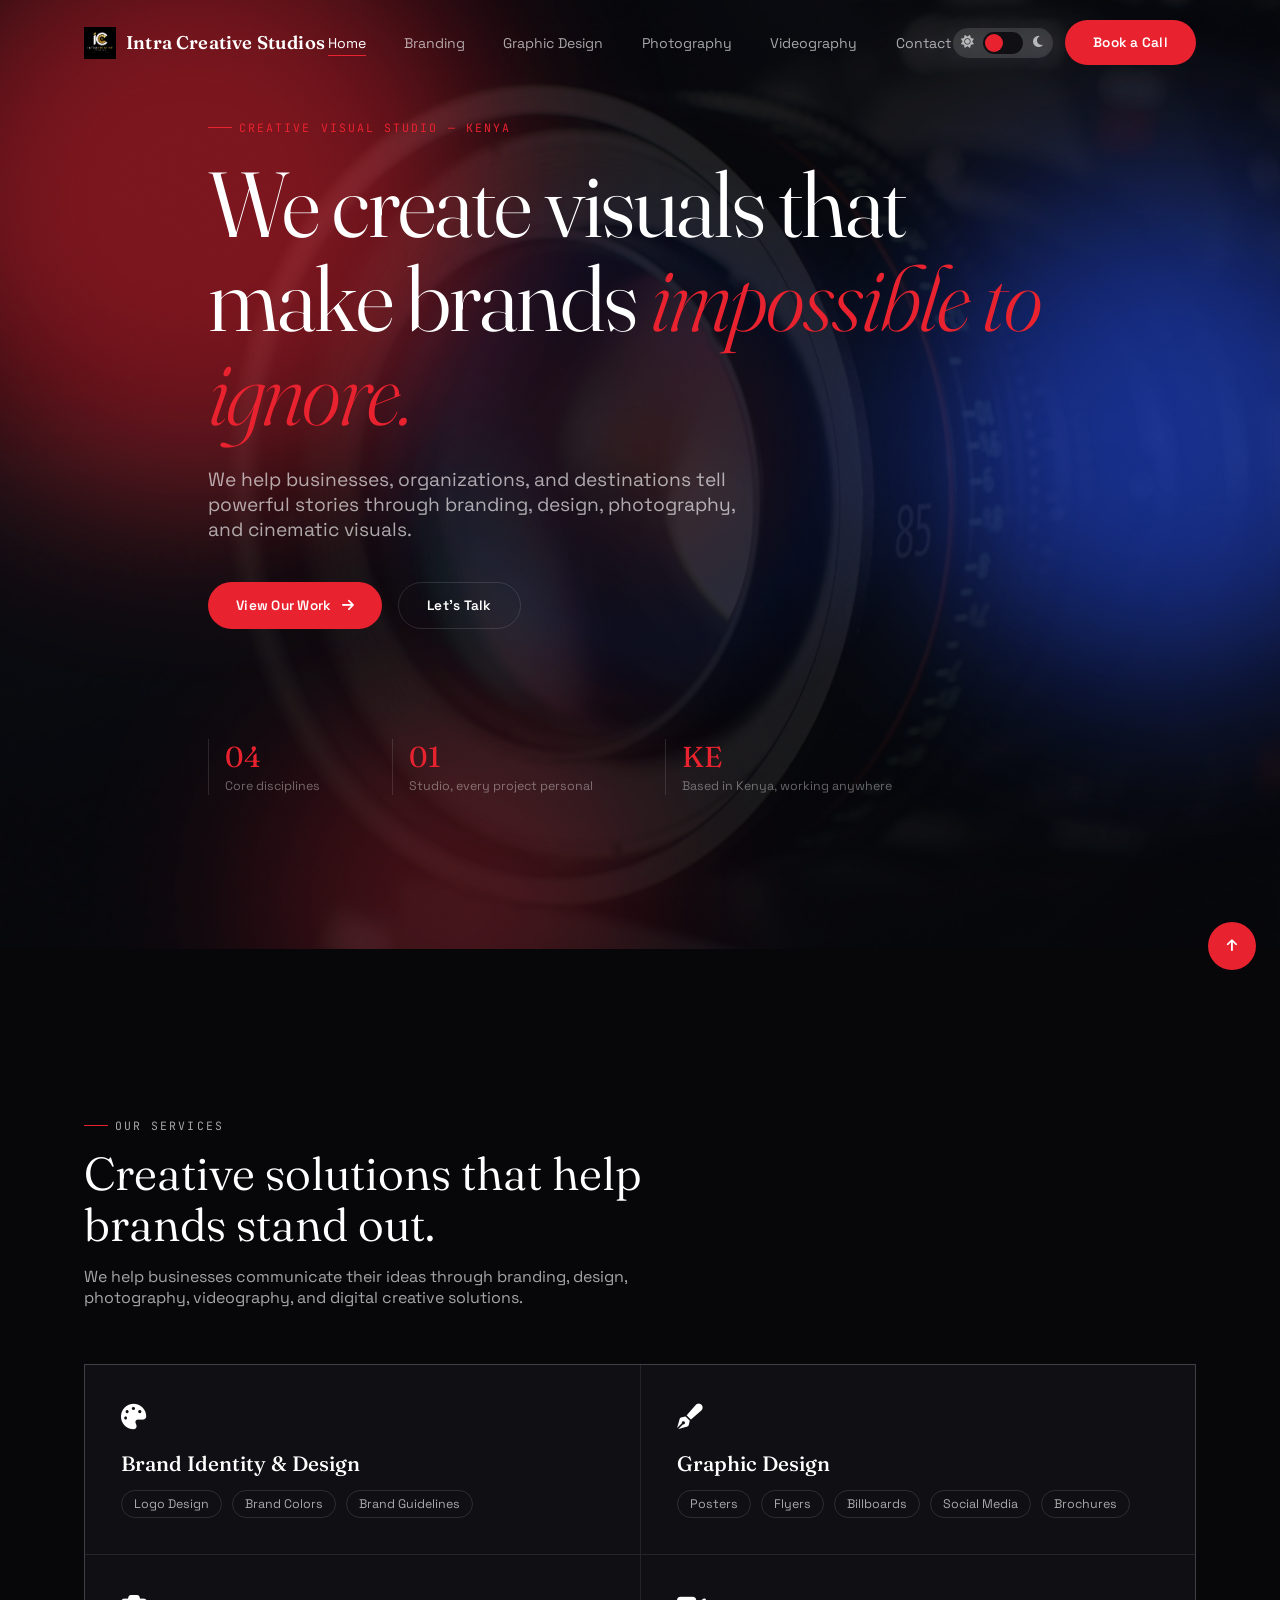
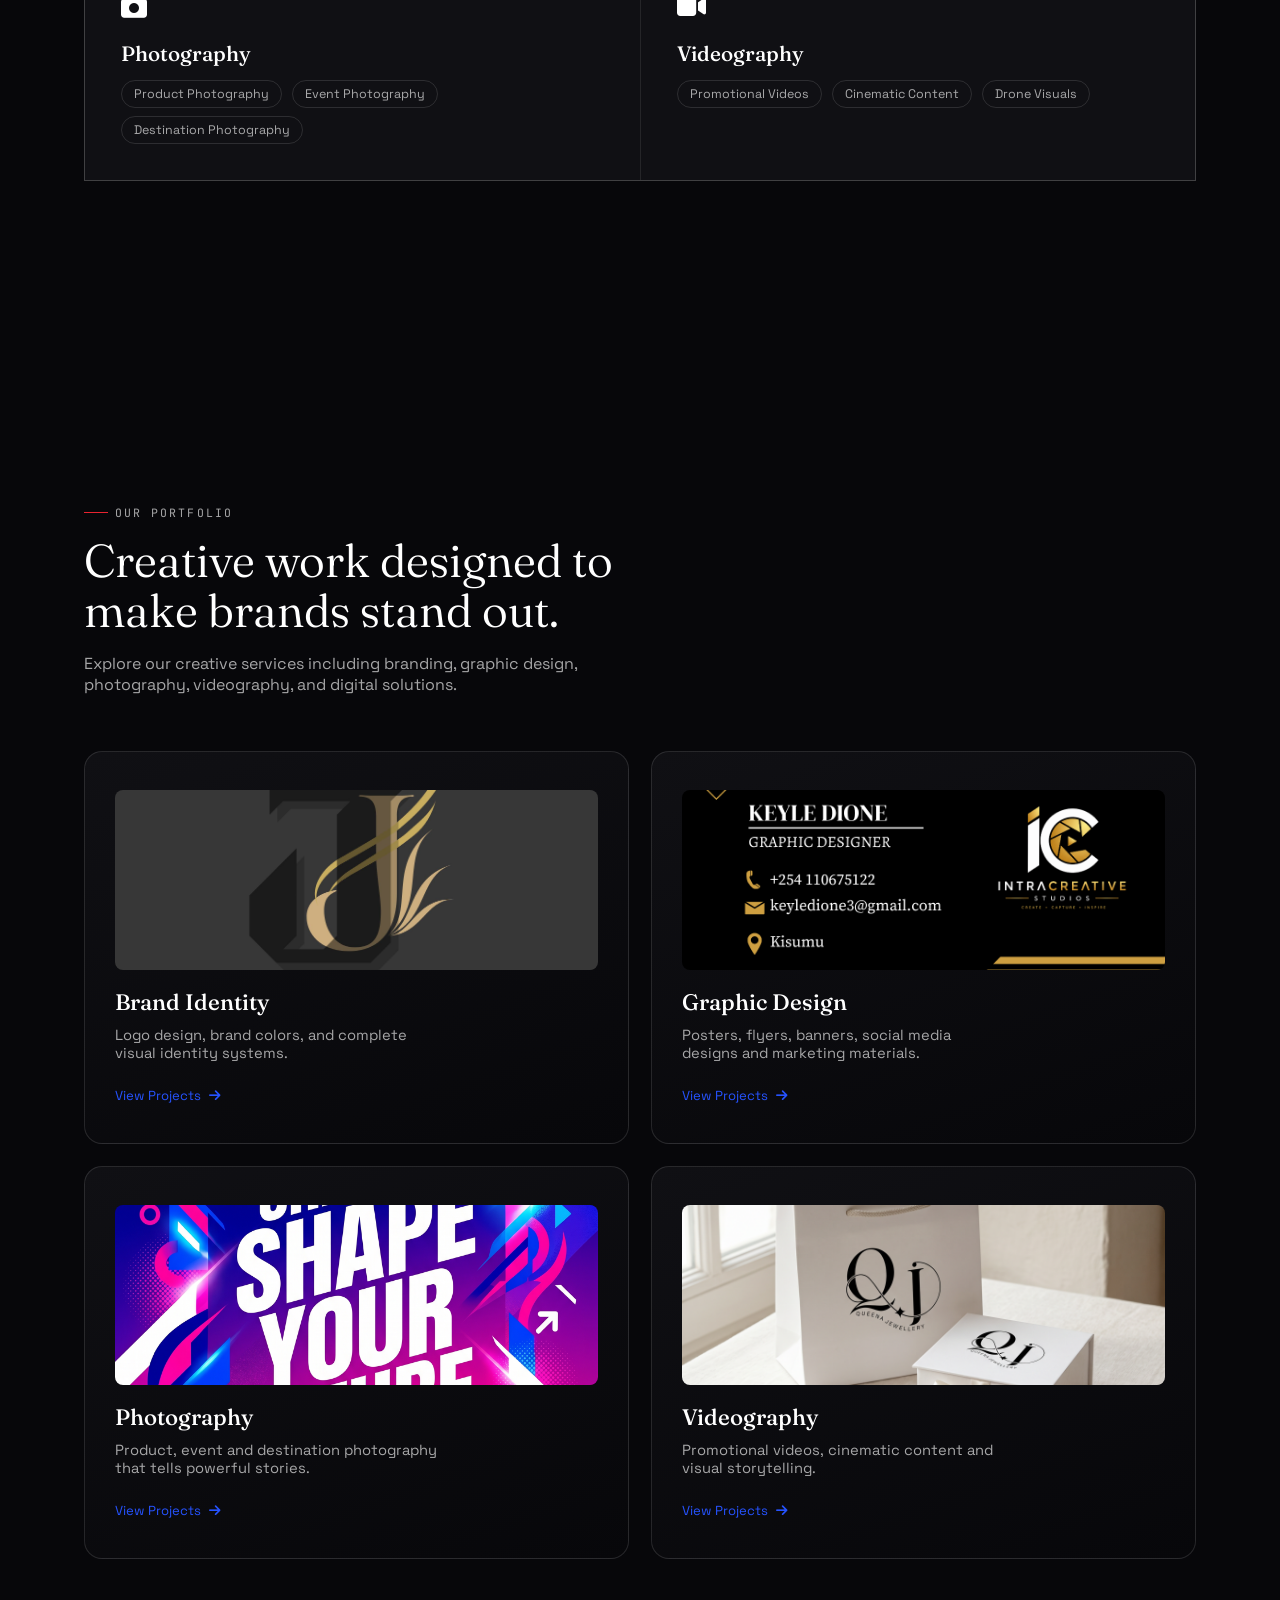
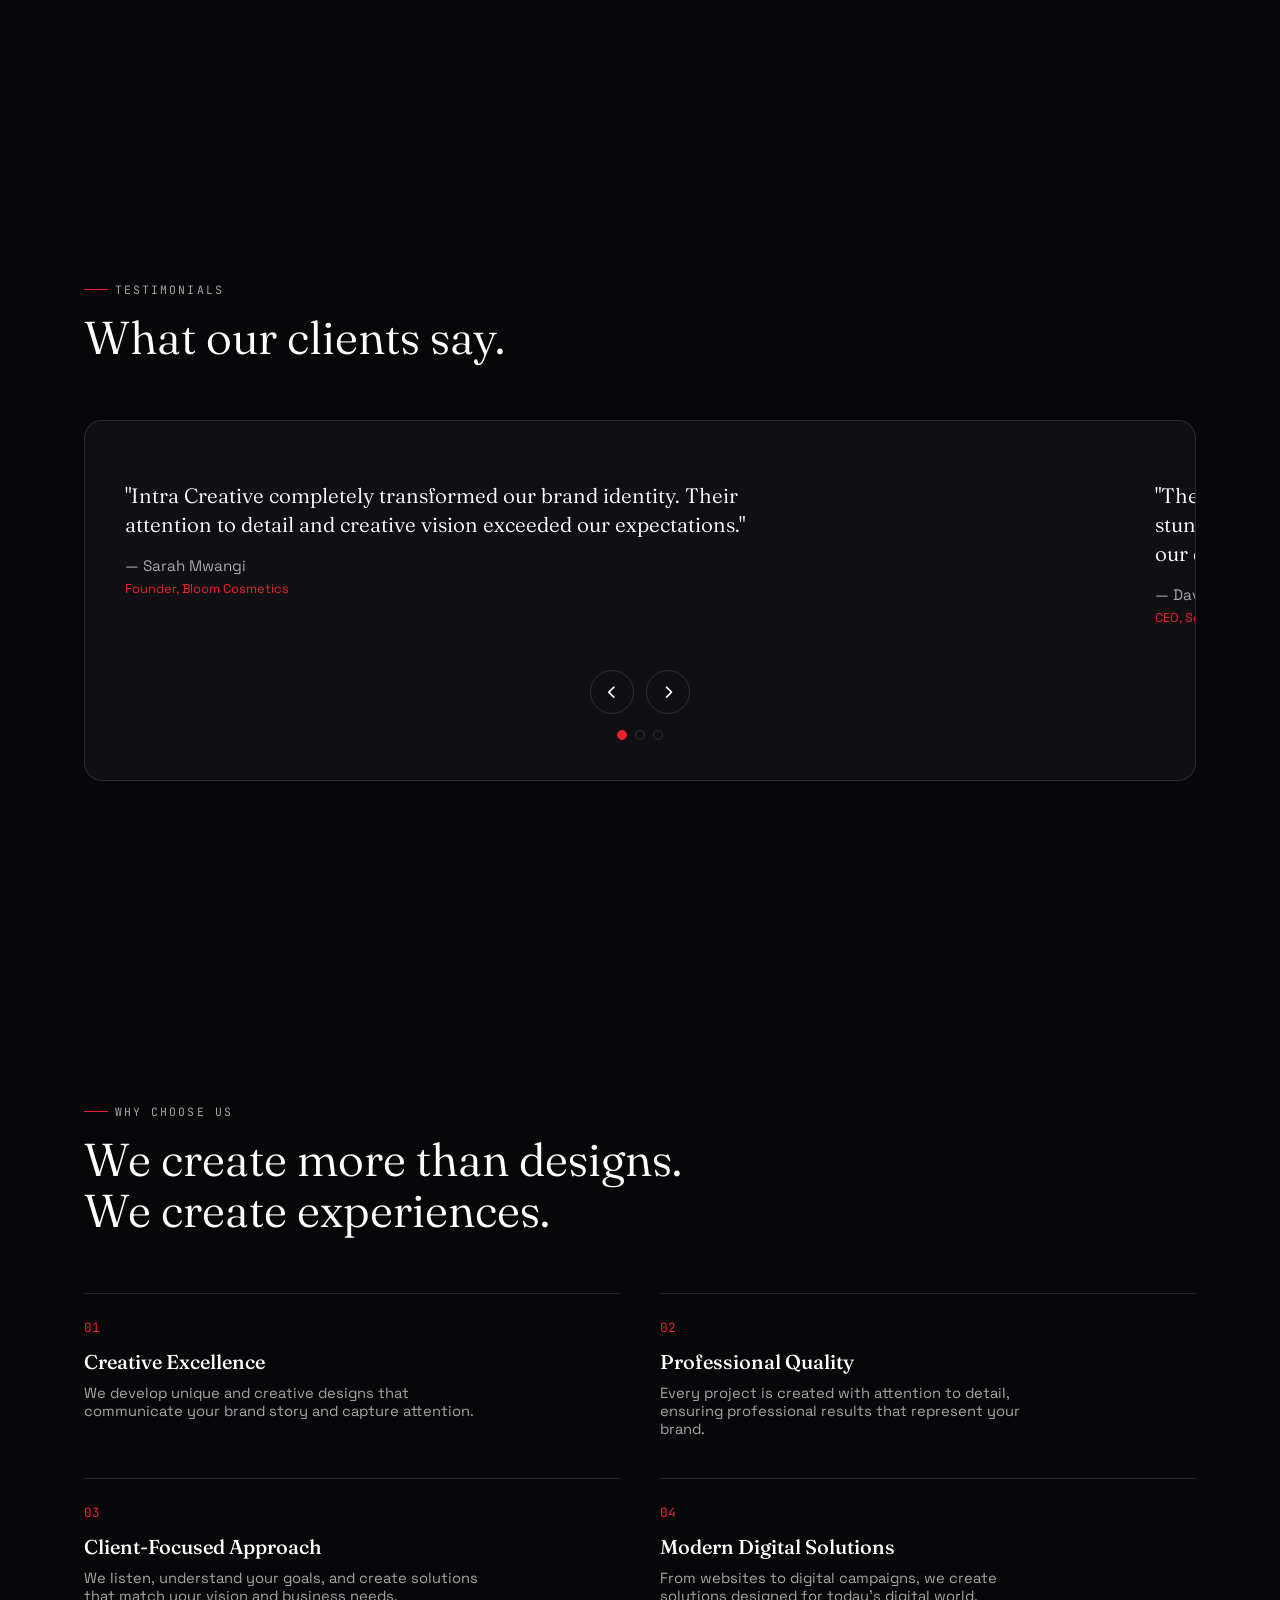
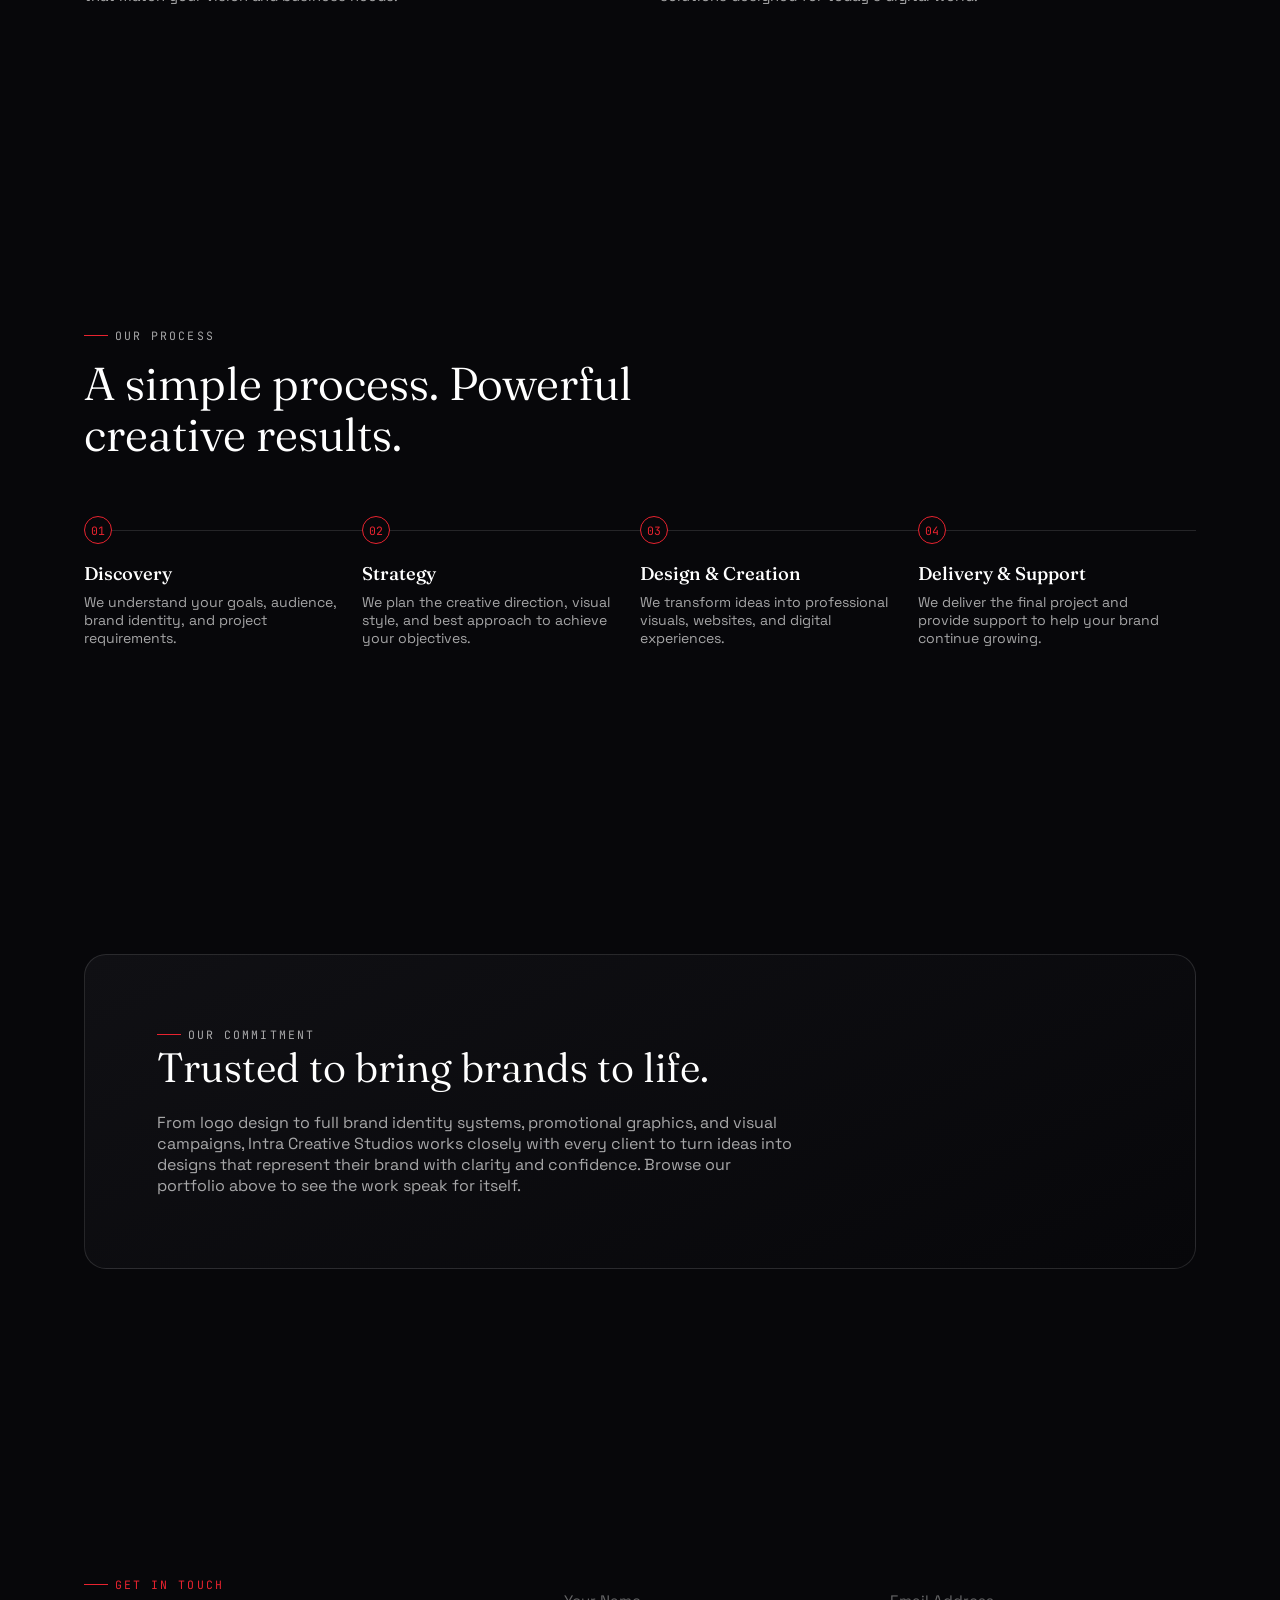
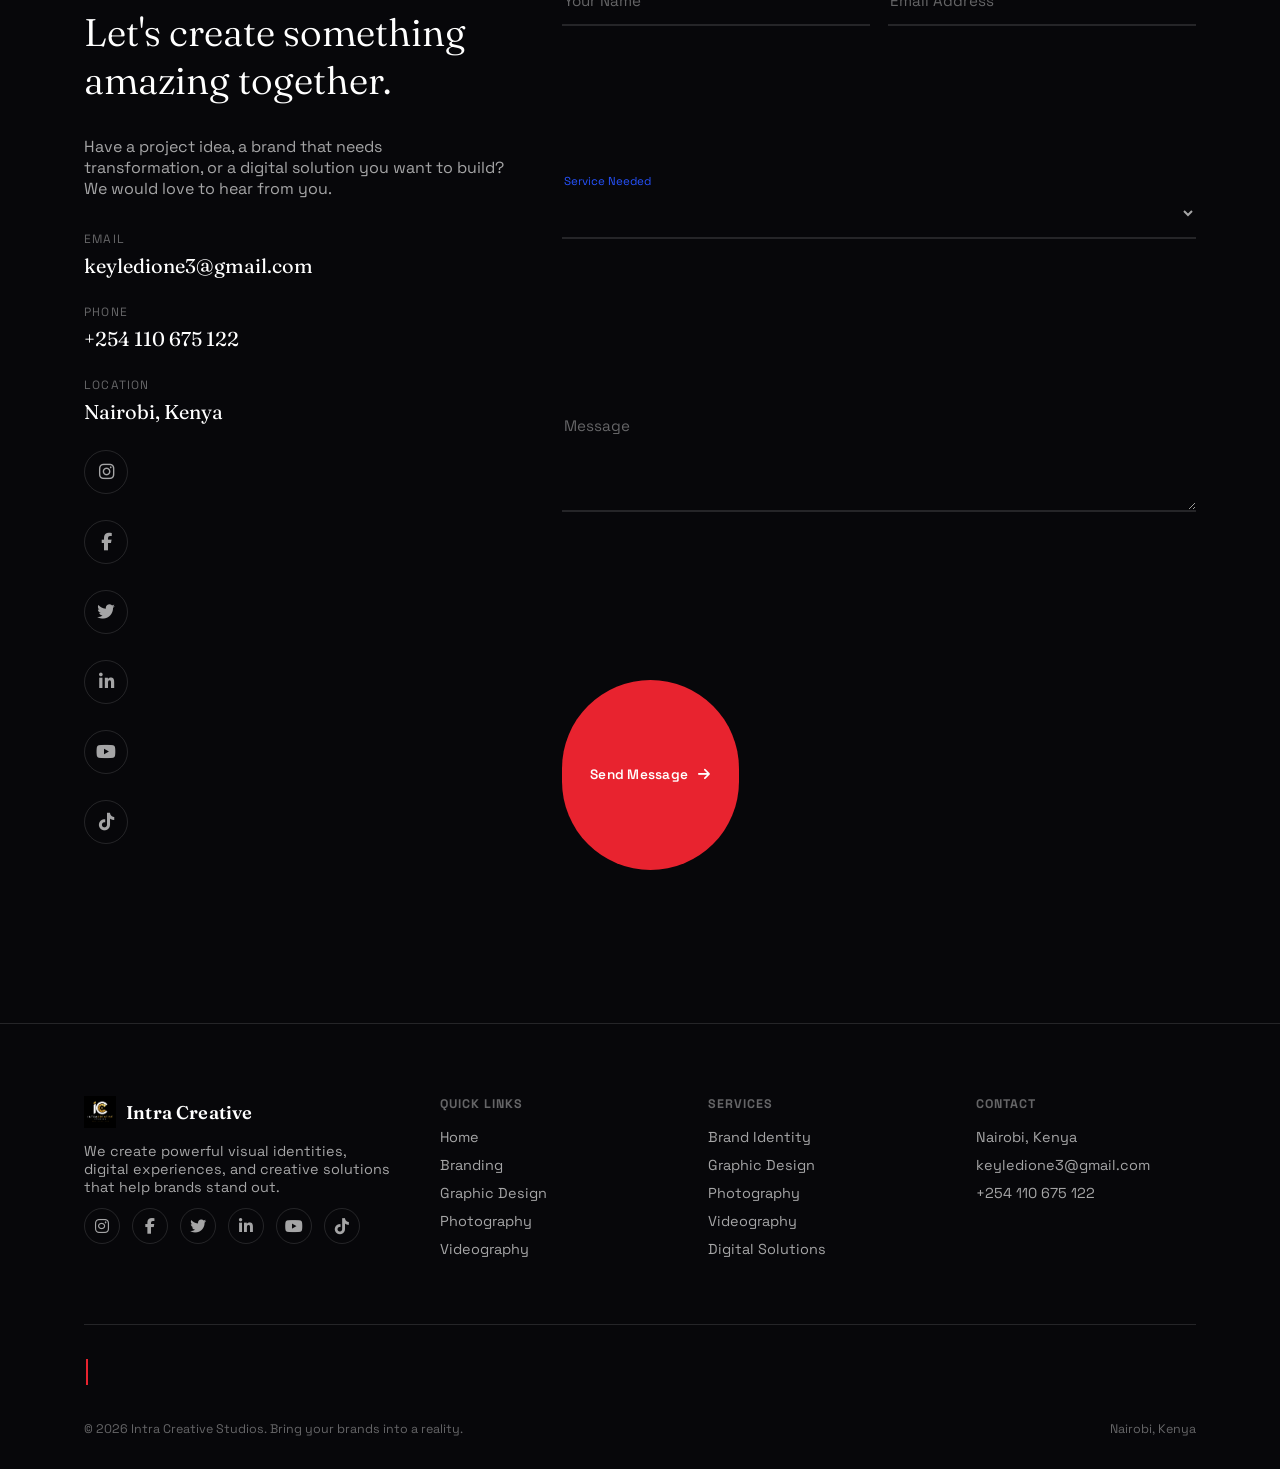
<file: index.html>
<!doctype html>
<html lang="en">
  <head>
    <meta charset="UTF-8" />
    <meta name="viewport" content="width=device-width, initial-scale=1.0" />
    <title>
      Intra Creative Studios | Branding, Graphic Design, Photography & Digital
      Solutions
    </title>
    <meta
      name="description"
      content="Intra Creative Studios is a creative agency specializing in brand identity, graphic design, photography, videography, and digital creative solutions."
    />

    <link rel="preconnect" href="https://fonts.googleapis.com" />
    <link rel="preconnect" href="https://fonts.gstatic.com" crossorigin />
    <link
      href="https://fonts.googleapis.com/css2?family=Fraunces:ital,opsz,wght@0,9..144,300..900;1,9..144,300..900&family=Space+Grotesk:wght@400;500;600;700&family=JetBrains+Mono:wght@400;500&display=swap"
      rel="stylesheet"
    />
    <link
      rel="stylesheet"
      href="https://cdnjs.cloudflare.com/ajax/libs/font-awesome/6.5.0/css/all.min.css"
    />
    <link rel="stylesheet" href="css/style.css" />
    <link rel="stylesheet" href="css/animations.css" />
    <link rel="stylesheet" href="css/responsive.css" />
    <link rel="icon" type="image/x-icon" href="assets/icons/favicon.ico" />
  </head>
  <body>
    <div id="scroll-progress"></div>
    <div id="cursor-glow"></div>

    <header id="site-header">
      <nav class="container">
        <a href="index.html" class="logo">
          <img
            src="assets/images/branding/logos/logo.png"
            alt="Intra Creative Studios"
          />
          <span>Intra Creative Studios </span>
        </a>
        <button class="hamburger" id="hamburger" aria-label="Toggle menu">
          <span></span><span></span><span></span>
        </button>
        <ul class="nav-links" id="navLinks">
          <li><a href="index.html" class="active">Home</a></li>
          <li><a href="branding.html">Branding</a></li>
          <li><a href="graphic-design.html">Graphic Design</a></li>
          <li><a href="photography.html">Photography</a></li>
          <li><a href="videography.html">Videography</a></li>
          <li><a href="#contact">Contact</a></li>
          <li class="nav-cta nav-cta-mobile">
            <button class="btn btn-primary" id="bookCallBtn">
              Book a Call
            </button>
          </li>
        </ul>
        <div style="display: flex; align-items: center; gap: 12px">
          <button
            class="theme-toggle"
            id="themeToggle"
            aria-label="Toggle theme"
          >
            <span class="icon-wrap"><i class="fas fa-sun"></i></span>
            <span class="toggle-track"><span class="toggle-thumb"></span></span>
            <span class="icon-wrap"><i class="fas fa-moon"></i></span>
          </button>
          <button
            class="btn btn-primary nav-cta-desktop"
            id="bookCallBtnDesktop"
          >
            Book a Call
          </button>
        </div>
      </nav>
    </header>

    <section id="hero">
      <div class="mesh"><span></span><span></span><span></span></div>
      <div class="camera-bg"></div>
      <div class="grain"></div>
      <div class="container hero-inner">
        <p class="eyebrow hero-eyebrow">Creative Visual Studio &mdash; Kenya</p>
        <h1 class="headline">
          We create visuals that make brands <em>impossible to ignore.</em>
        </h1>
        <p class="hero-sub">
          We help businesses, organizations, and destinations tell powerful
          stories through branding, design, photography, and cinematic visuals.
        </p>
        <div class="hero-ctas">
          <a href="#portfolio" class="btn btn-primary"
            >View Our Work <i class="fas fa-arrow-right"></i
          ></a>
          <a href="#contact" class="btn btn-ghost">Let's Talk</a>
        </div>
        <div class="hero-meta">
          <div>
            <span class="num">04</span
            ><span class="label">Core disciplines</span>
          </div>
          <div>
            <span class="num">01</span
            ><span class="label">Studio, every project personal</span>
          </div>
          <div>
            <span class="num">KE</span
            ><span class="label">Based in Kenya, working anywhere</span>
          </div>
        </div>
      </div>
    </section>

    <section id="services">
      <div class="container">
        <div class="section-head reveal-up">
          <p class="eyebrow">Our Services</p>
          <h2>Creative solutions that help brands stand out.</h2>
          <p>
            We help businesses communicate their ideas through branding, design,
            photography, videography, and digital creative solutions.
          </p>
        </div>
        <div class="svc-grid reveal-up">
          <a href="branding.html" class="svc-card">
            <div class="svc-icon"><i class="fas fa-palette"></i></div>
            <h3>Brand Identity &amp; Design</h3>
            <ul>
              <li>Logo Design</li>
              <li>Brand Colors</li>
              <li>Brand Guidelines</li>
            </ul>
          </a>
          <a href="graphic-design.html" class="svc-card">
            <div class="svc-icon"><i class="fas fa-pen-fancy"></i></div>
            <h3>Graphic Design</h3>
            <ul>
              <li>Posters</li>
              <li>Flyers</li>
              <li>Billboards</li>
              <li>Social Media</li>
              <li>Brochures</li>
            </ul>
          </a>
          <a href="photography.html" class="svc-card">
            <div class="svc-icon"><i class="fas fa-camera"></i></div>
            <h3>Photography</h3>
            <ul>
              <li>Product Photography</li>
              <li>Event Photography</li>
              <li>Destination Photography</li>
            </ul>
          </a>
          <a href="videography.html" class="svc-card">
            <div class="svc-icon"><i class="fas fa-video"></i></div>
            <h3>Videography</h3>
            <ul>
              <li>Promotional Videos</li>
              <li>Cinematic Content</li>
              <li>Drone Visuals</li>
            </ul>
          </a>
        </div>
      </div>
    </section>

    <section id="portfolio">
      <div class="container">
        <div class="section-head reveal-up">
          <p class="eyebrow">Our Portfolio</p>
          <h2>Creative work designed to make brands stand out.</h2>
          <p>
            Explore our creative services including branding, graphic design,
            photography, videography, and digital solutions.
          </p>
        </div>
        <div class="pf-grid reveal-up" id="pf-grid">
          <a href="branding.html" class="pf-card" data-tilt>
            <div class="pf-image">
              <img
                src="assets/images/branding/logos/logo-01.jpg"
                alt="Brand Identity"
              />
            </div>
            <h3>Brand Identity</h3>
            <p>
              Logo design, brand colors, and complete visual identity systems.
            </p>
            <span class="pf-link"
              >View Projects <i class="fas fa-arrow-right"></i
            ></span>
          </a>

          <a href="graphic-design.html" class="pf-card" data-tilt>
            <div class="pf-image">
              <img
                src="assets/images/graphic-design/flyers/flyer-01.jpg"
                alt="Graphic Design"
              />
            </div>
            <h3>Graphic Design</h3>
            <p>
              Posters, flyers, banners, social media designs and marketing
              materials.
            </p>
            <span class="pf-link"
              >View Projects <i class="fas fa-arrow-right"></i
            ></span>
          </a>

          <a href="photography.html" class="pf-card" data-tilt>
            <div class="pf-image">
              <img
                src="assets/images/branding/mockups/mockup-01.jpg"
                alt="Photography"
              />
            </div>
            <h3>Photography</h3>
            <p>
              Product, event and destination photography that tells powerful
              stories.
            </p>
            <span class="pf-link"
              >View Projects <i class="fas fa-arrow-right"></i
            ></span>
          </a>

          <a href="videography.html" class="pf-card" data-tilt>
            <div class="pf-image">
              <img
                src="assets/images/branding/mockups/mockup-07.jpg"
                alt="Videography"
              />
            </div>
            <h3>Videography</h3>
            <p>
              Promotional videos, cinematic content and visual storytelling.
            </p>
            <span class="pf-link"
              >View Projects <i class="fas fa-arrow-right"></i
            ></span>
          </a>
        </div>
      </div>
    </section>

    <section id="testimonials">
      <div class="container">
        <div class="section-head reveal-up">
          <p class="eyebrow">Testimonials</p>
          <h2>What our clients say.</h2>
        </div>
        <div class="testimonial-slider reveal-up" id="testimonialSlider">
          <div class="slider-track" id="sliderTrack">
            <div class="slide">
              <blockquote>
                "Intra Creative completely transformed our brand identity. Their
                attention to detail and creative vision exceeded our
                expectations."
              </blockquote>
              <cite>— Sarah Mwangi <span>Founder, Bloom Cosmetics</span></cite>
            </div>
            <div class="slide">
              <blockquote>
                "The photography work done for our resort was absolutely
                stunning. Every image tells a story that captures the essence of
                our destination."
              </blockquote>
              <cite>— David Ochieng <span>CEO, Serenity Resorts</span></cite>
            </div>
            <div class="slide">
              <blockquote>
                "Working with Intra Creative on our promotional video was a
                game-changer. The cinematic quality and storytelling blew us
                away."
              </blockquote>
              <cite
                >— Grace Akinyi
                <span>Marketing Director, TechHub Kenya</span></cite
              >
            </div>
          </div>
          <div class="slider-controls">
            <button id="prevSlide"><i class="fas fa-chevron-left"></i></button>
            <button id="nextSlide"><i class="fas fa-chevron-right"></i></button>
          </div>
          <div class="slider-dots" id="sliderDots"></div>
        </div>
      </div>
    </section>

    <section id="why">
      <div class="container">
        <div class="section-head reveal-up">
          <p class="eyebrow">Why Choose Us</p>
          <h2>We create more than designs. We create experiences.</h2>
        </div>
        <div class="why-grid reveal-up">
          <div class="why-item">
            <span class="idx">01</span>
            <h3>Creative Excellence</h3>
            <p>
              We develop unique and creative designs that communicate your brand
              story and capture attention.
            </p>
          </div>
          <div class="why-item">
            <span class="idx">02</span>
            <h3>Professional Quality</h3>
            <p>
              Every project is created with attention to detail, ensuring
              professional results that represent your brand.
            </p>
          </div>
          <div class="why-item">
            <span class="idx">03</span>
            <h3>Client-Focused Approach</h3>
            <p>
              We listen, understand your goals, and create solutions that match
              your vision and business needs.
            </p>
          </div>
          <div class="why-item">
            <span class="idx">04</span>
            <h3>Modern Digital Solutions</h3>
            <p>
              From websites to digital campaigns, we create solutions designed
              for today's digital world.
            </p>
          </div>
        </div>
      </div>
    </section>

    <section id="process">
      <div class="container">
        <div class="section-head reveal-up">
          <p class="eyebrow">Our Process</p>
          <h2>A simple process. Powerful creative results.</h2>
        </div>
        <div class="timeline reveal-up">
          <div class="tl-step">
            <div class="tl-dot">01</div>
            <h3>Discovery</h3>
            <p>
              We understand your goals, audience, brand identity, and project
              requirements.
            </p>
          </div>
          <div class="tl-step">
            <div class="tl-dot">02</div>
            <h3>Strategy</h3>
            <p>
              We plan the creative direction, visual style, and best approach to
              achieve your objectives.
            </p>
          </div>
          <div class="tl-step">
            <div class="tl-dot">03</div>
            <h3>Design &amp; Creation</h3>
            <p>
              We transform ideas into professional visuals, websites, and
              digital experiences.
            </p>
          </div>
          <div class="tl-step">
            <div class="tl-dot">04</div>
            <h3>Delivery &amp; Support</h3>
            <p>
              We deliver the final project and provide support to help your
              brand continue growing.
            </p>
          </div>
        </div>
      </div>
    </section>

    <section id="commitment">
      <div class="container">
        <div class="commit reveal-up">
          <p class="eyebrow">Our Commitment</p>
          <h2>Trusted to bring brands to life.</h2>
          <p>
            From logo design to full brand identity systems, promotional
            graphics, and visual campaigns, Intra Creative Studios works closely
            with every client to turn ideas into designs that represent their
            brand with clarity and confidence. Browse our portfolio above to see
            the work speak for itself.
          </p>
        </div>
      </div>
    </section>

    <section id="contact">
      <div class="container grid">
        <div class="contact-info reveal-up">
          <p class="eyebrow">Get In Touch</p>
          <h2
            style="
              font-family: &quot;Fraunces&quot;, serif;
              font-weight: 340;
              font-size: clamp(1.8rem, 3vw, 2.4rem);
              margin: 16px 0 32px;
              max-width: 16ch;
            "
          >
            Let's create something amazing together.
          </h2>
          <p
            style="
              color: var(--text-secondary);
              margin-bottom: 32px;
              max-width: 42ch;
            "
          >
            Have a project idea, a brand that needs transformation, or a digital
            solution you want to build? We would love to hear from you.
          </p>
          <div>
            <div class="label">Email</div>
            <a class="value" href="mailto:keyledione3@gmail.com"
              >keyledione3@gmail.com</a
            >
          </div>
          <div>
            <div class="label">Phone</div>
            <a class="value" href="tel:+254110675122">+254 110 675 122</a>
          </div>
          <div>
            <div class="label">Location</div>
            <div class="value">Nairobi, Kenya</div>
          </div>
          <div class="social-links">
            <a href="https://instagram.com" target="_blank"
              ><i class="fab fa-instagram"></i
            ></a>
            <a href="https://facebook.com" target="_blank"
              ><i class="fab fa-facebook-f"></i
            ></a>
            <a href="https://twitter.com" target="_blank"
              ><i class="fab fa-twitter"></i
            ></a>
            <a href="https://linkedin.com" target="_blank"
              ><i class="fab fa-linkedin-in"></i
            ></a>
            <a href="https://youtube.com" target="_blank"
              ><i class="fab fa-youtube"></i
            ></a>
            <a href="https://tiktok.com" target="_blank"
              ><i class="fab fa-tiktok"></i
            ></a>
          </div>
        </div>
        <form
          class="reveal-up"
          id="contactForm"
          action="https://formspree.io/f/mjybjlrq"
          method="POST"
          novalidate
        >
          <div id="form-success">
            <i
              class="fas fa-check-circle"
              style="font-size: 2rem; display: block; margin-bottom: 8px"
            ></i>
            Thank you! We'll get back to you within 24 hours.
          </div>
          <div class="form-row">
            <div class="field">
              <input
                type="text"
                id="name"
                name="name"
                placeholder=" "
                required
              />
              <label for="name">Your Name</label>
              <span class="error-msg" id="nameError"
                >Please enter your name</span
              >
            </div>
            <div class="field">
              <input
                type="email"
                id="email"
                name="email"
                placeholder=" "
                required
              />
              <label for="email">Email Address</label>
              <span class="error-msg" id="emailError"
                >Please enter a valid email</span
              >
            </div>
          </div>
          <div class="field">
            <select id="service" name="service" required>
              <option value="" disabled selected hidden></option>
              <option value="branding">Brand Identity</option>
              <option value="graphic-design">Graphic Design</option>
              <option value="photography">Photography</option>
              <option value="videography">Videography</option>
              <option value="digital">Digital Creative Solutions</option>
            </select>
            <label style="top: -14px; font-size: 0.72rem; color: var(--blue)"
              >Service Needed</label
            >
          </div>
          <div class="field">
            <textarea
              id="message"
              name="message"
              placeholder=" "
              required
            ></textarea>
            <label for="message">Message</label>
            <span class="error-msg" id="messageError"
              >Please enter a message</span
            >
          </div>
          <button
            type="submit"
            class="btn btn-primary"
            style="justify-self: start"
          >
            Send Message <i class="fas fa-arrow-right"></i>
          </button>
        </form>
      </div>
    </section>

    <footer>
      <div class="container">
        <div class="footer-top">
          <div class="foot-brand">
            <a href="index.html" class="logo">
              <img
                src="assets/images/branding/logos/logo.png"
                alt="Intra Creative Studios"
                style="height: 28px; width: auto; display: block"
              />
              <span>Intra Creative</span>
            </a>
            <p>
              We create powerful visual identities, digital experiences, and
              creative solutions that help brands stand out.
            </p>
            <div class="foot-social">
              <a href="https://instagram.com" target="_blank"
                ><i class="fab fa-instagram"></i
              ></a>
              <a href="https://facebook.com" target="_blank"
                ><i class="fab fa-facebook-f"></i
              ></a>
              <a href="https://twitter.com" target="_blank"
                ><i class="fab fa-twitter"></i
              ></a>
              <a href="https://linkedin.com" target="_blank"
                ><i class="fab fa-linkedin-in"></i
              ></a>
              <a href="https://youtube.com" target="_blank"
                ><i class="fab fa-youtube"></i
              ></a>
              <a href="https://tiktok.com" target="_blank"
                ><i class="fab fa-tiktok"></i
              ></a>
            </div>
          </div>
          <div class="foot-col">
            <h4>Quick Links</h4>
            <ul>
              <li><a href="index.html">Home</a></li>
              <li><a href="branding.html">Branding</a></li>
              <li><a href="graphic-design.html">Graphic Design</a></li>
              <li><a href="photography.html">Photography</a></li>
              <li><a href="videography.html">Videography</a></li>
            </ul>
          </div>
          <div class="foot-col">
            <h4>Services</h4>
            <ul>
              <li><a href="branding.html">Brand Identity</a></li>
              <li><a href="graphic-design.html">Graphic Design</a></li>
              <li><a href="photography.html">Photography</a></li>
              <li><a href="videography.html">Videography</a></li>
              <li>Digital Solutions</li>
            </ul>
          </div>
          <div class="foot-col">
            <h4>Contact</h4>
            <ul>
              <li>Nairobi, Kenya</li>
              <li>
                <a href="mailto:keyledione3@gmail.com">keyledione3@gmail.com</a>
              </li>
              <li><a href="tel:+254110675122">+254 110 675 122</a></li>
            </ul>
          </div>
        </div>
        <div class="typing-line">
          <span id="typing-text"></span><span class="cursor"></span>
        </div>
        <div class="foot-bottom">
          <span
            >&copy; <span id="year"></span> Intra Creative Studios. Bring your
            brands into a reality.</span
          >
          <span>Nairobi, Kenya</span>
        </div>
      </div>
    </footer>

    <div class="modal-overlay" id="modalOverlay">
      <div class="modal">
        <button class="modal-close" id="modalClose">
          <i class="fas fa-times"></i>
        </button>
        <h2>Book a Call</h2>
        <p>
          Let's discuss your project. Fill in your details and we'll get back to
          you within 24 hours.
        </p>
        <form id="modalForm" novalidate>
          <div class="field" style="margin-bottom: 16px">
            <input type="text" id="modalName" placeholder=" " required />
            <label for="modalName">Your Name</label>
          </div>
          <div class="field" style="margin-bottom: 16px">
            <input type="email" id="modalEmail" placeholder=" " required />
            <label for="modalEmail">Email Address</label>
          </div>
          <div class="field" style="margin-bottom: 16px">
            <input type="text" id="modalPhone" placeholder=" " required />
            <label for="modalPhone">Phone Number</label>
          </div>
          <button type="submit" class="btn btn-primary">
            Submit <i class="fas fa-arrow-right"></i>
          </button>
        </form>
      </div>
    </div>

    <button id="to-top" aria-label="Scroll to top">
      <i class="fas fa-arrow-up"></i>
    </button>

    <script src="js/script.js"></script>
  </body>
</html>
</file>
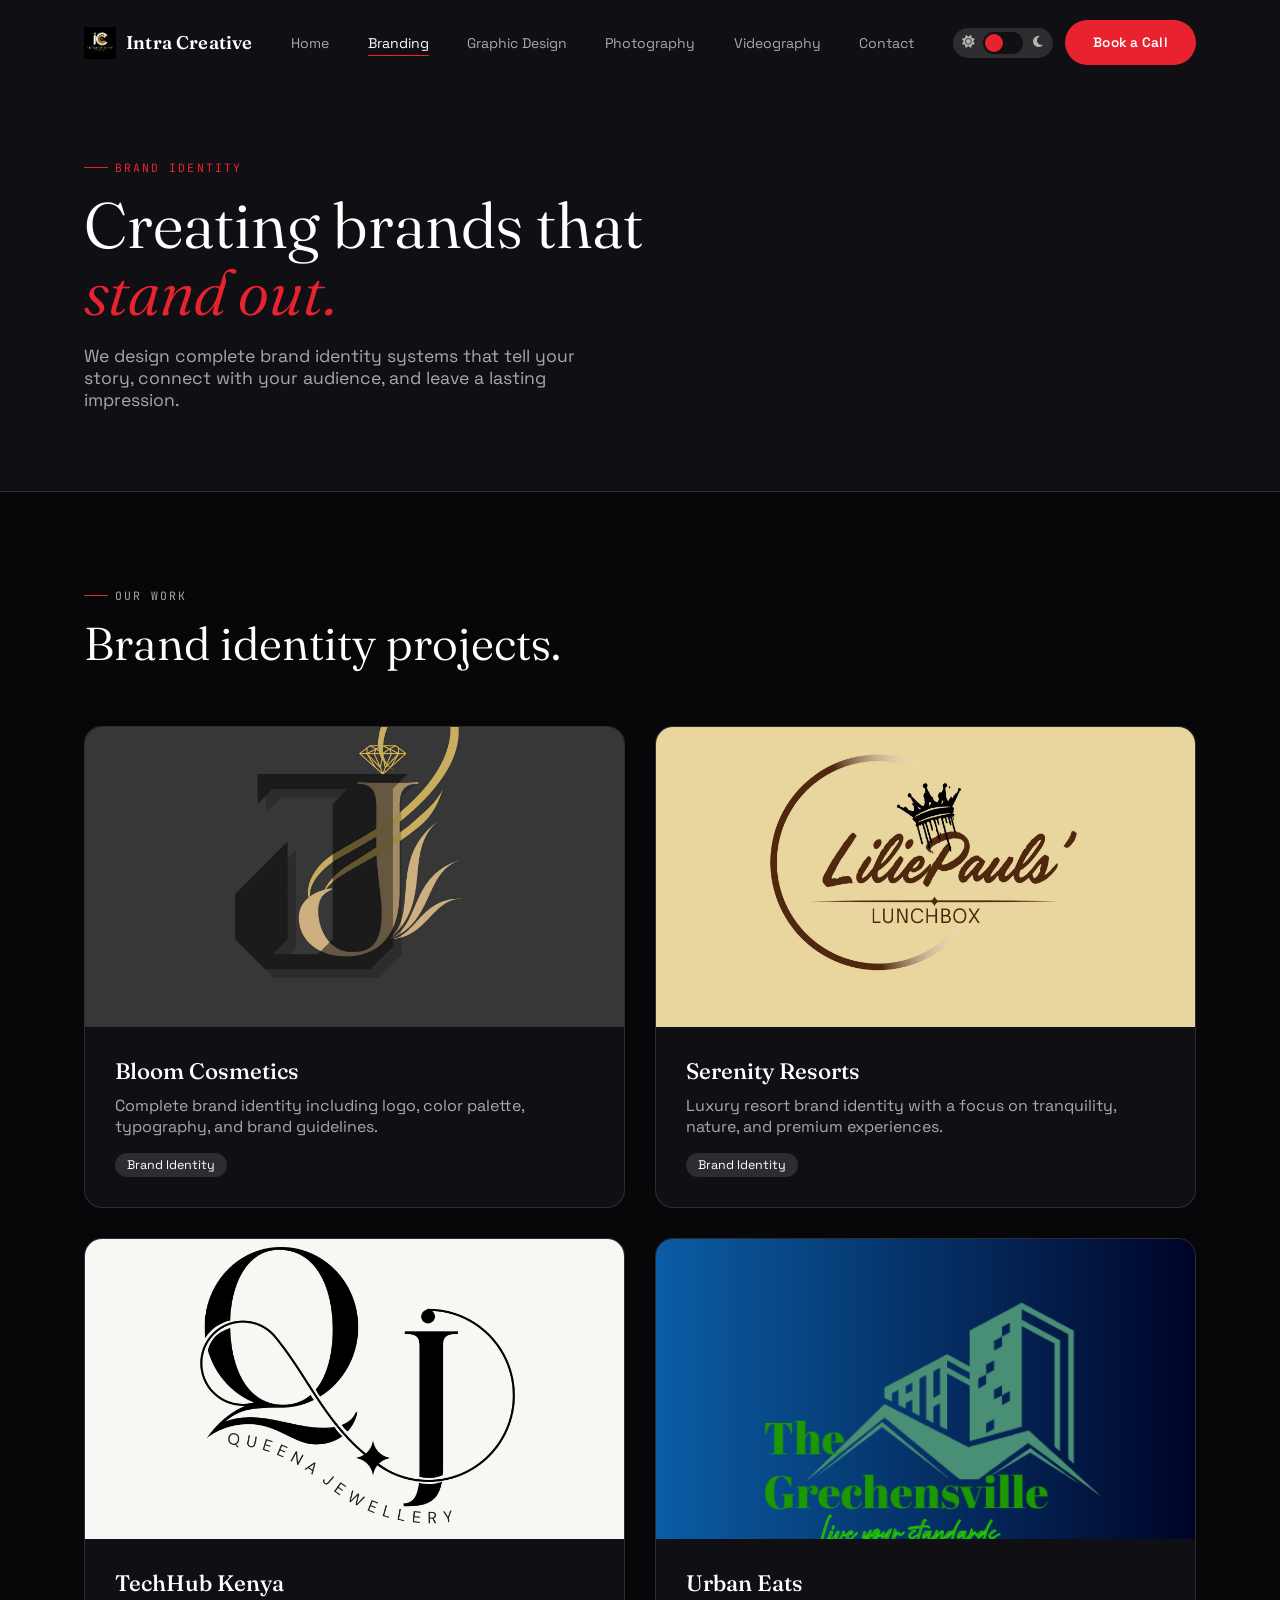
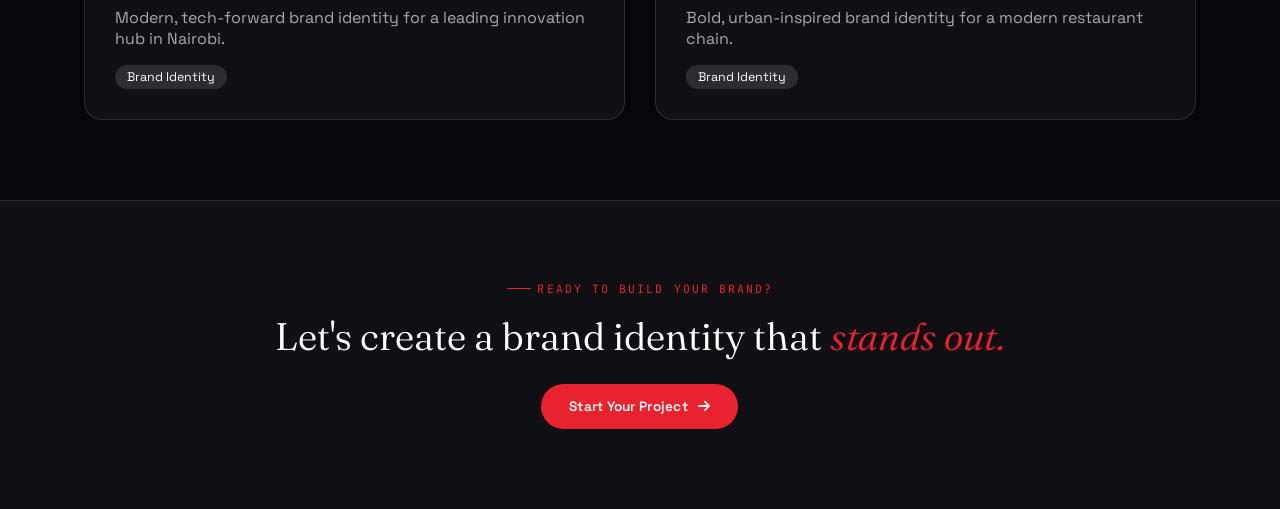
<file: branding.html>
<!doctype html>
<html lang="en">
  <head>
    <meta charset="UTF-8" />
    <meta name="viewport" content="width=device-width, initial-scale=1.0" />
    <title>Brand Identity | Intra Creative Studios</title>
    <meta
      name="description"
      content="Professional brand identity design services including logo design, brand colors, and complete visual identity systems."
    />

    <link rel="preconnect" href="https://fonts.googleapis.com" />
    <link rel="preconnect" href="https://fonts.gstatic.com" crossorigin />
    <link
      href="https://fonts.googleapis.com/css2?family=Fraunces:ital,opsz,wght@0,9..144,300..900;1,9..144,300..900&family=Space+Grotesk:wght@400;500;600;700&family=JetBrains+Mono:wght@400;500&display=swap"
      rel="stylesheet"
    />
    <link
      rel="stylesheet"
      href="https://cdnjs.cloudflare.com/ajax/libs/font-awesome/6.5.0/css/all.min.css"
    />
    <link rel="stylesheet" href="css/style.css" />
    <link rel="stylesheet" href="css/animations.css" />
    <link rel="stylesheet" href="css/responsive.css" />
    <link rel="icon" type="image/x-icon" href="assets/icons/favicon.ico" />
  </head>
  <body>
    <div id="scroll-progress"></div>

    <header id="site-header">
      <nav class="container">
        <a href="index.html" class="logo">
          <img
            src="assets/images/branding/logos/logo.png"
            alt="Intra Creative Studios"
          />
          <span>Intra Creative</span>
        </a>
        <button class="hamburger" id="hamburger" aria-label="Toggle menu">
          <span></span><span></span><span></span>
        </button>
        <ul class="nav-links" id="navLinks">
          <li><a href="index.html">Home</a></li>
          <li><a href="branding.html" class="active">Branding</a></li>
          <li><a href="graphic-design.html">Graphic Design</a></li>
          <li><a href="photography.html">Photography</a></li>
          <li><a href="videography.html">Videography</a></li>
          <li><a href="index.html#contact">Contact</a></li>
          <li class="nav-cta nav-cta-mobile">
            <button class="btn btn-primary" id="bookCallBtn">
              Book a Call
            </button>
          </li>
        </ul>
        <div style="display: flex; align-items: center; gap: 12px">
          <button
            class="theme-toggle"
            id="themeToggle"
            aria-label="Toggle theme"
          >
            <span class="icon-wrap"><i class="fas fa-sun"></i></span>
            <span class="toggle-track"><span class="toggle-thumb"></span></span>
            <span class="icon-wrap"><i class="fas fa-moon"></i></span>
          </button>
          <button
            class="btn btn-primary nav-cta-desktop"
            id="bookCallBtnDesktop"
          >
            Book a Call
          </button>
        </div>
      </nav>
    </header>

    <section
      class="page-hero"
      style="
        padding-top: 160px;
        padding-bottom: 80px;
        background: var(--bg-secondary);
        border-bottom: 1px solid var(--border-color);
      "
    >
      <div class="container">
        <p class="eyebrow">Brand Identity</p>
        <h1
          style="
            font-family: &quot;Fraunces&quot;, serif;
            font-weight: 340;
            font-size: clamp(2.4rem, 5vw, 4rem);
            line-height: 1.05;
            margin: 16px 0 20px;
            max-width: 16ch;
          "
        >
          Creating brands that
          <em style="color: var(--accent); font-style: italic">stand out.</em>
        </h1>
        <p
          style="
            color: var(--text-secondary);
            max-width: 48ch;
            font-size: 1.1rem;
          "
        >
          We design complete brand identity systems that tell your story,
          connect with your audience, and leave a lasting impression.
        </p>
      </div>
    </section>

    <section style="padding: 80px 0">
      <div class="container">
        <div class="section-head reveal-up">
          <p class="eyebrow">Our Work</p>
          <h2>Brand identity projects.</h2>
        </div>
        <div class="portfolio-grid">
          <div class="portfolio-item">
            <div class="portfolio-image">
              <img
                src="assets/images/branding/logos/logo-01.jpg"
                alt="Bloom Cosmetics"
              />
            </div>
            <div style="padding: 30px">
              <h3
                style="
                  font-family: &quot;Fraunces&quot;, serif;
                  font-size: 1.4rem;
                  font-weight: 500;
                "
              >
                Bloom Cosmetics
              </h3>
              <p style="color: var(--text-secondary); margin: 10px 0 16px">
                Complete brand identity including logo, color palette,
                typography, and brand guidelines.
              </p>
              <span
                style="
                  display: inline-block;
                  background: var(--border-color);
                  padding: 4px 12px;
                  border-radius: 100px;
                  font-size: 0.78rem;
                "
                >Brand Identity</span
              >
            </div>
          </div>

          <div class="portfolio-item">
            <div class="portfolio-image">
              <img
                src="assets/images/branding/logos/logo-02.jpg"
                alt="Serenity Resorts"
              />
            </div>
            <div style="padding: 30px">
              <h3
                style="
                  font-family: &quot;Fraunces&quot;, serif;
                  font-size: 1.4rem;
                  font-weight: 500;
                "
              >
                Serenity Resorts
              </h3>
              <p style="color: var(--text-secondary); margin: 10px 0 16px">
                Luxury resort brand identity with a focus on tranquility,
                nature, and premium experiences.
              </p>
              <span
                style="
                  display: inline-block;
                  background: var(--border-color);
                  padding: 4px 12px;
                  border-radius: 100px;
                  font-size: 0.78rem;
                "
                >Brand Identity</span
              >
            </div>
          </div>

          <div class="portfolio-item">
            <div class="portfolio-image">
              <img
                src="assets/images/branding/logos/logo-03.jpg"
                alt="TechHub Kenya"
              />
            </div>
            <div style="padding: 30px">
              <h3
                style="
                  font-family: &quot;Fraunces&quot;, serif;
                  font-size: 1.4rem;
                  font-weight: 500;
                "
              >
                TechHub Kenya
              </h3>
              <p style="color: var(--text-secondary); margin: 10px 0 16px">
                Modern, tech-forward brand identity for a leading innovation hub
                in Nairobi.
              </p>
              <span
                style="
                  display: inline-block;
                  background: var(--border-color);
                  padding: 4px 12px;
                  border-radius: 100px;
                  font-size: 0.78rem;
                "
                >Brand Identity</span
              >
            </div>
          </div>

          <div class="portfolio-item">
            <div class="portfolio-image">
              <img
                src="assets/images/branding/logos/logo-04.jpg"
                alt="Urban Eats"
              />
            </div>
            <div style="padding: 30px">
              <h3
                style="
                  font-family: &quot;Fraunces&quot;, serif;
                  font-size: 1.4rem;
                  font-weight: 500;
                "
              >
                Urban Eats
              </h3>
              <p style="color: var(--text-secondary); margin: 10px 0 16px">
                Bold, urban-inspired brand identity for a modern restaurant
                chain.
              </p>
              <span
                style="
                  display: inline-block;
                  background: var(--border-color);
                  padding: 4px 12px;
                  border-radius: 100px;
                  font-size: 0.78rem;
                "
                >Brand Identity</span
              >
            </div>
          </div>
        </div>
      </div>
    </section>

    <section
      style="
        padding: 80px 0;
        background: var(--bg-secondary);
        border-top: 1px solid var(--border-color);
      "
    >
      <div class="container" style="text-align: center">
        <p class="eyebrow" style="justify-content: center">
          Ready to Build Your Brand?
        </p>
        <h2
          style="
            font-family: &quot;Fraunces&quot;, serif;
            font-weight: 340;
            font-size: clamp(1.8rem, 3vw, 2.6rem);
            margin: 16px 0 24px;
          "
        >
          Let's create a brand identity that
          <em style="color: var(--accent); font-style: italic">stands out.</em>
        </h2>
        <a href="index.html#contact" class="btn btn-primary"
          >Start Your Project <i class="fas fa-arrow-right"></i
        ></a>
      </div>
    </section>

    <script src="js/script.js"></script>
  </body>
</html>
</file>
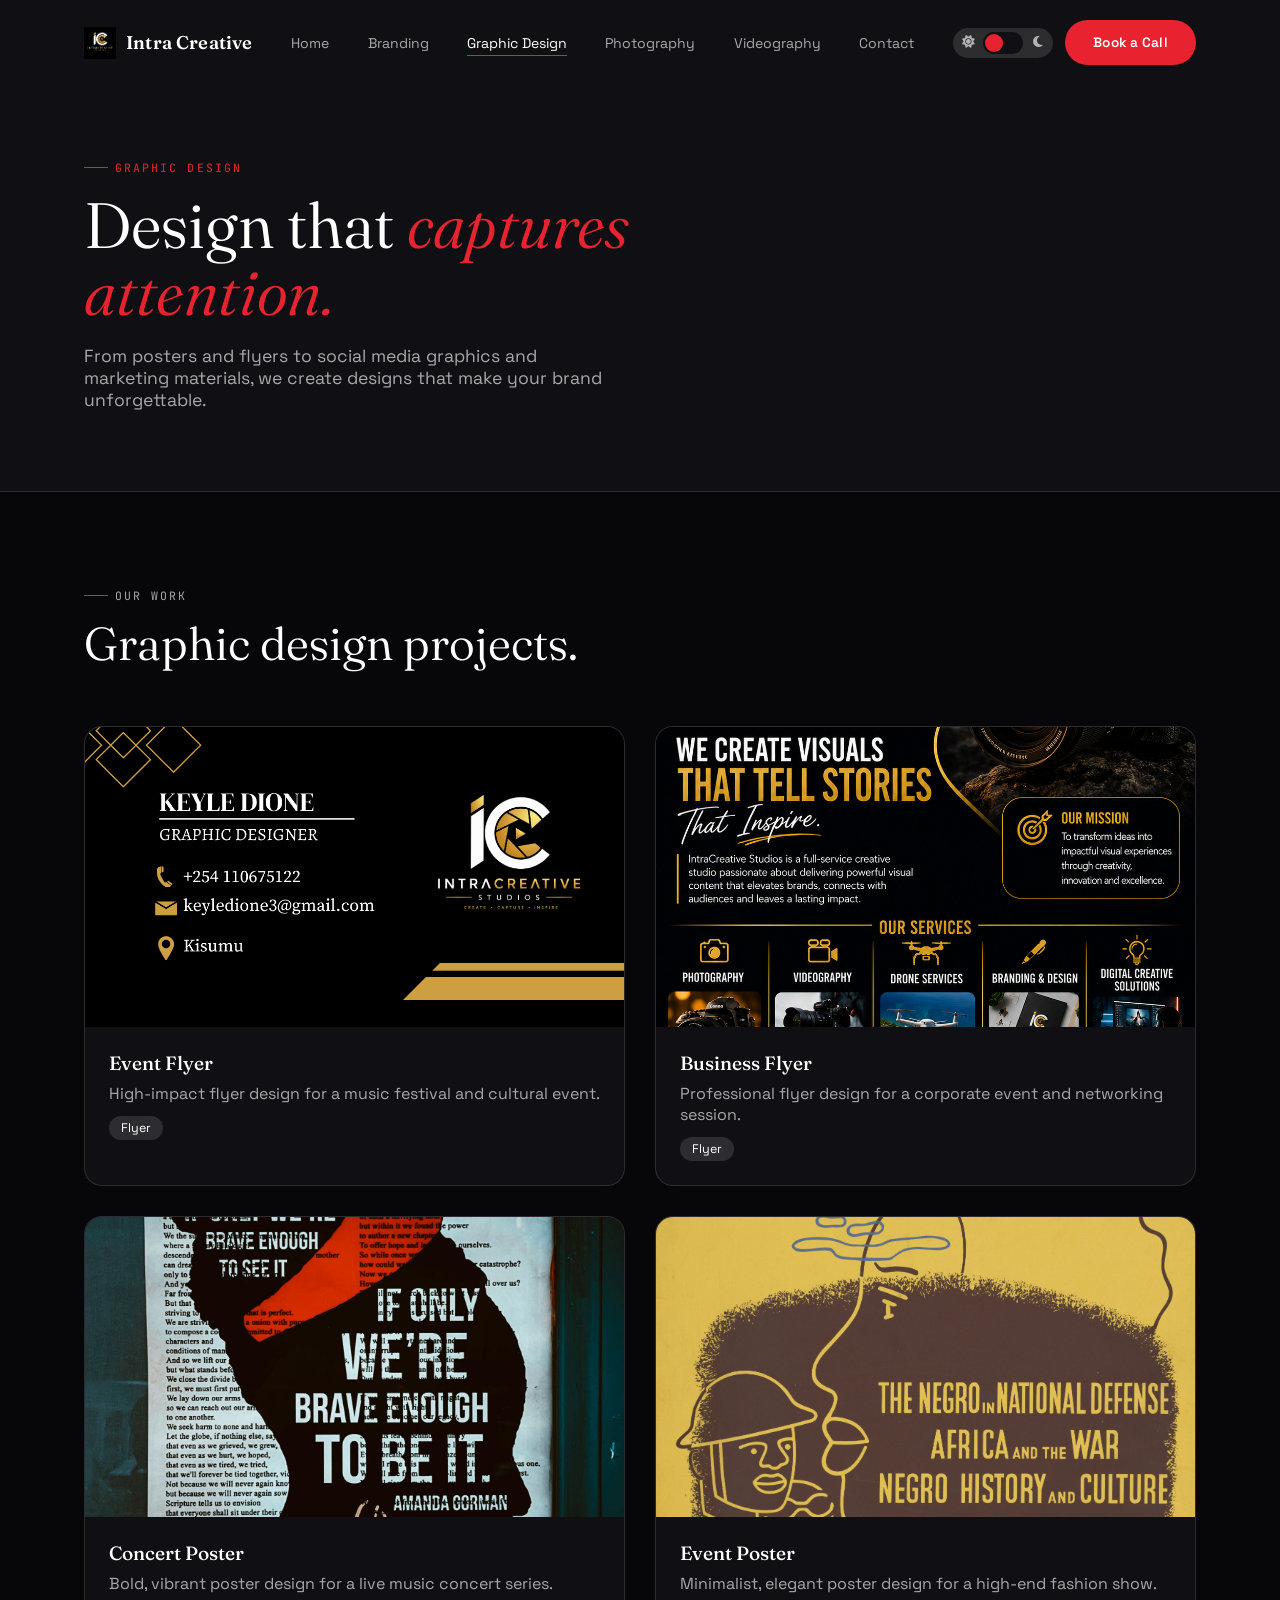
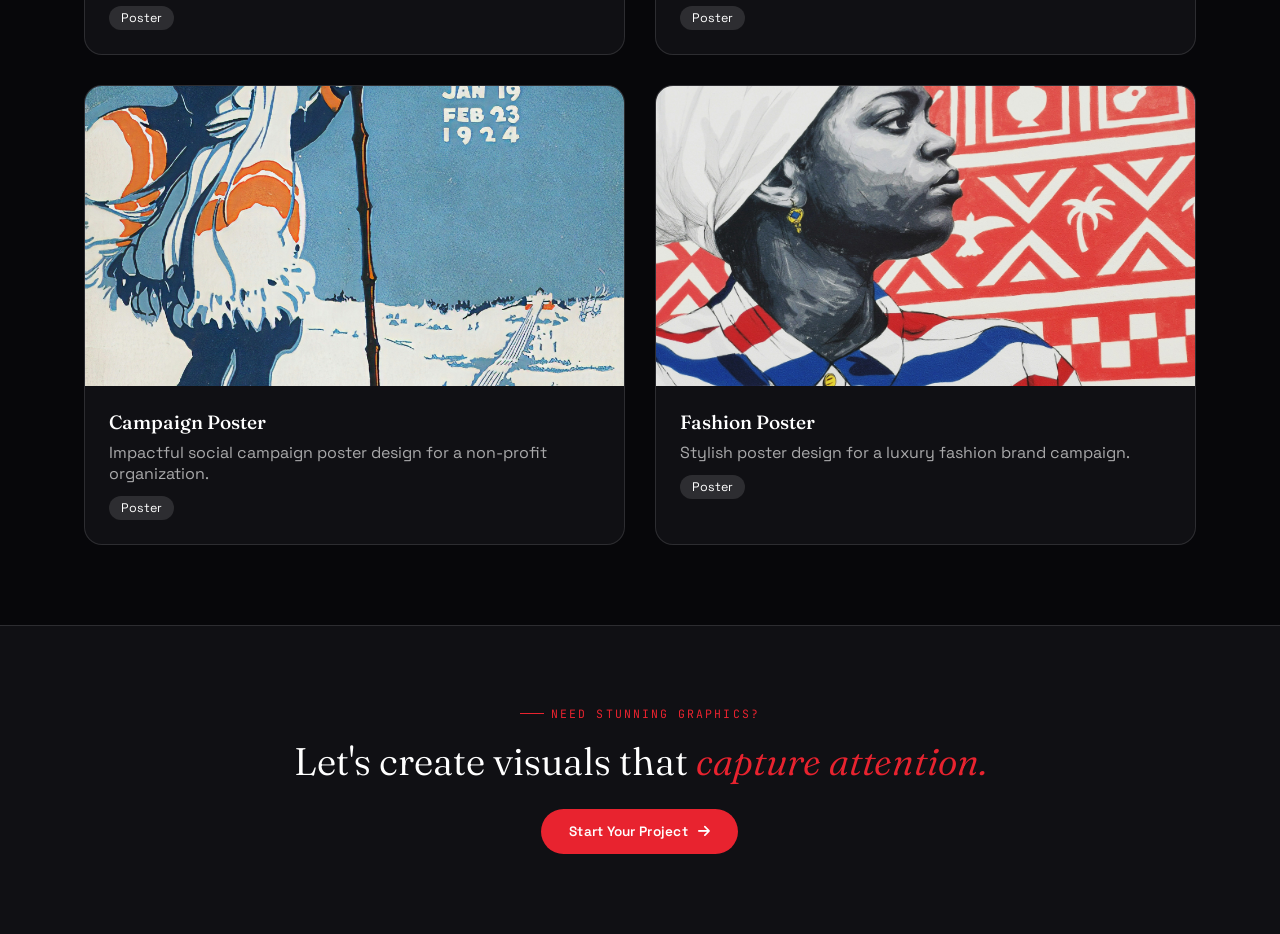
<file: graphic-design.html>
<!doctype html>
<html lang="en">
  <head>
    <meta charset="UTF-8" />
    <meta name="viewport" content="width=device-width, initial-scale=1.0" />
    <title>Graphic Design | Intra Creative Studios</title>
    <meta
      name="description"
      content="Professional graphic design services including posters, flyers, banners, social media designs, and marketing materials."
    />

    <link rel="preconnect" href="https://fonts.googleapis.com" />
    <link rel="preconnect" href="https://fonts.gstatic.com" crossorigin />
    <link
      href="https://fonts.googleapis.com/css2?family=Fraunces:ital,opsz,wght@0,9..144,300..900;1,9..144,300..900&family=Space+Grotesk:wght@400;500;600;700&family=JetBrains+Mono:wght@400;500&display=swap"
      rel="stylesheet"
    />
    <link
      rel="stylesheet"
      href="https://cdnjs.cloudflare.com/ajax/libs/font-awesome/6.5.0/css/all.min.css"
    />
    <link rel="stylesheet" href="css/style.css" />
    <link rel="stylesheet" href="css/animations.css" />
    <link rel="stylesheet" href="css/responsive.css" />
    <link rel="icon" type="image/x-icon" href="assets/icons/favicon.ico" />
  </head>
  <body>
    <div id="scroll-progress"></div>

    <header id="site-header">
      <nav class="container">
        <a href="index.html" class="logo">
          <img
            src="assets/images/branding/logos/logo.png"
            alt="Intra Creative Studios"
          />
          <span>Intra Creative</span>
        </a>
        <button class="hamburger" id="hamburger" aria-label="Toggle menu">
          <span></span><span></span><span></span>
        </button>
        <ul class="nav-links" id="navLinks">
          <li><a href="index.html">Home</a></li>
          <li><a href="branding.html">Branding</a></li>
          <li>
            <a href="graphic-design.html" class="active">Graphic Design</a>
          </li>
          <li><a href="photography.html">Photography</a></li>
          <li><a href="videography.html">Videography</a></li>
          <li><a href="index.html#contact">Contact</a></li>
          <li class="nav-cta nav-cta-mobile">
            <button class="btn btn-primary" id="bookCallBtn">
              Book a Call
            </button>
          </li>
        </ul>
        <div style="display: flex; align-items: center; gap: 12px">
          <button
            class="theme-toggle"
            id="themeToggle"
            aria-label="Toggle theme"
          >
            <span class="icon-wrap"><i class="fas fa-sun"></i></span>
            <span class="toggle-track"><span class="toggle-thumb"></span></span>
            <span class="icon-wrap"><i class="fas fa-moon"></i></span>
          </button>
          <button
            class="btn btn-primary nav-cta-desktop"
            id="bookCallBtnDesktop"
          >
            Book a Call
          </button>
        </div>
      </nav>
    </header>

    <section
      class="page-hero"
      style="
        padding-top: 160px;
        padding-bottom: 80px;
        background: var(--bg-secondary);
        border-bottom: 1px solid var(--border-color);
      "
    >
      <div class="container">
        <p class="eyebrow">Graphic Design</p>
        <h1
          style="
            font-family: &quot;Fraunces&quot;, serif;
            font-weight: 340;
            font-size: clamp(2.4rem, 5vw, 4rem);
            line-height: 1.05;
            margin: 16px 0 20px;
            max-width: 16ch;
          "
        >
          Design that
          <em style="color: var(--accent); font-style: italic"
            >captures attention.</em
          >
        </h1>
        <p
          style="
            color: var(--text-secondary);
            max-width: 48ch;
            font-size: 1.1rem;
          "
        >
          From posters and flyers to social media graphics and marketing
          materials, we create designs that make your brand unforgettable.
        </p>
      </div>
    </section>

    <section style="padding: 80px 0">
      <div class="container">
        <div class="section-head reveal-up">
          <p class="eyebrow">Our Work</p>
          <h2>Graphic design projects.</h2>
        </div>
        <div class="portfolio-grid">
          <div class="portfolio-item">
            <div class="portfolio-image">
              <img
                src="assets/images/graphic-design/flyers/flyer-01.jpg"
                alt="Event Flyer"
              />
            </div>
            <div style="padding: 24px">
              <h3
                style="
                  font-family: &quot;Fraunces&quot;, serif;
                  font-size: 1.2rem;
                  font-weight: 500;
                "
              >
                Event Flyer
              </h3>
              <p style="color: var(--text-secondary); margin: 8px 0 12px">
                High-impact flyer design for a music festival and cultural
                event.
              </p>
              <span
                style="
                  display: inline-block;
                  background: var(--border-color);
                  padding: 4px 12px;
                  border-radius: 100px;
                  font-size: 0.78rem;
                "
                >Flyer</span
              >
            </div>
          </div>

          <div class="portfolio-item">
            <div class="portfolio-image">
              <img
                src="assets/images/graphic-design/flyers/flyer-02.jpg"
                alt="Business Flyer"
              />
            </div>
            <div style="padding: 24px">
              <h3
                style="
                  font-family: &quot;Fraunces&quot;, serif;
                  font-size: 1.2rem;
                  font-weight: 500;
                "
              >
                Business Flyer
              </h3>
              <p style="color: var(--text-secondary); margin: 8px 0 12px">
                Professional flyer design for a corporate event and networking
                session.
              </p>
              <span
                style="
                  display: inline-block;
                  background: var(--border-color);
                  padding: 4px 12px;
                  border-radius: 100px;
                  font-size: 0.78rem;
                "
                >Flyer</span
              >
            </div>
          </div>

          <div class="portfolio-item">
            <div class="portfolio-image">
              <img
                src="assets/images/graphic-design/posters/poster-01.jpg"
                alt="Concert Poster"
              />
            </div>
            <div style="padding: 24px">
              <h3
                style="
                  font-family: &quot;Fraunces&quot;, serif;
                  font-size: 1.2rem;
                  font-weight: 500;
                "
              >
                Concert Poster
              </h3>
              <p style="color: var(--text-secondary); margin: 8px 0 12px">
                Bold, vibrant poster design for a live music concert series.
              </p>
              <span
                style="
                  display: inline-block;
                  background: var(--border-color);
                  padding: 4px 12px;
                  border-radius: 100px;
                  font-size: 0.78rem;
                "
                >Poster</span
              >
            </div>
          </div>

          <div class="portfolio-item">
            <div class="portfolio-image">
              <img
                src="assets/images/graphic-design/posters/poster-02.jpg"
                alt="Event Poster"
              />
            </div>
            <div style="padding: 24px">
              <h3
                style="
                  font-family: &quot;Fraunces&quot;, serif;
                  font-size: 1.2rem;
                  font-weight: 500;
                "
              >
                Event Poster
              </h3>
              <p style="color: var(--text-secondary); margin: 8px 0 12px">
                Minimalist, elegant poster design for a high-end fashion show.
              </p>
              <span
                style="
                  display: inline-block;
                  background: var(--border-color);
                  padding: 4px 12px;
                  border-radius: 100px;
                  font-size: 0.78rem;
                "
                >Poster</span
              >
            </div>
          </div>

          <div class="portfolio-item">
            <div class="portfolio-image">
              <img
                src="assets/images/graphic-design/posters/poster-03.jpg"
                alt="Campaign Poster"
              />
            </div>
            <div style="padding: 24px">
              <h3
                style="
                  font-family: &quot;Fraunces&quot;, serif;
                  font-size: 1.2rem;
                  font-weight: 500;
                "
              >
                Campaign Poster
              </h3>
              <p style="color: var(--text-secondary); margin: 8px 0 12px">
                Impactful social campaign poster design for a non-profit
                organization.
              </p>
              <span
                style="
                  display: inline-block;
                  background: var(--border-color);
                  padding: 4px 12px;
                  border-radius: 100px;
                  font-size: 0.78rem;
                "
                >Poster</span
              >
            </div>
          </div>

          <div class="portfolio-item">
            <div class="portfolio-image">
              <img
                src="assets/images/graphic-design/posters/poster-04.jpg"
                alt="Fashion Poster"
              />
            </div>
            <div style="padding: 24px">
              <h3
                style="
                  font-family: &quot;Fraunces&quot;, serif;
                  font-size: 1.2rem;
                  font-weight: 500;
                "
              >
                Fashion Poster
              </h3>
              <p style="color: var(--text-secondary); margin: 8px 0 12px">
                Stylish poster design for a luxury fashion brand campaign.
              </p>
              <span
                style="
                  display: inline-block;
                  background: var(--border-color);
                  padding: 4px 12px;
                  border-radius: 100px;
                  font-size: 0.78rem;
                "
                >Poster</span
              >
            </div>
          </div>
        </div>
      </div>
    </section>

    <section
      style="
        padding: 80px 0;
        background: var(--bg-secondary);
        border-top: 1px solid var(--border-color);
      "
    >
      <div class="container" style="text-align: center">
        <p class="eyebrow" style="justify-content: center">
          Need Stunning Graphics?
        </p>
        <h2
          style="
            font-family: &quot;Fraunces&quot;, serif;
            font-weight: 340;
            font-size: clamp(1.8rem, 3vw, 2.6rem);
            margin: 16px 0 24px;
          "
        >
          Let's create visuals that
          <em style="color: var(--accent); font-style: italic"
            >capture attention.</em
          >
        </h2>
        <a href="index.html#contact" class="btn btn-primary"
          >Start Your Project <i class="fas fa-arrow-right"></i
        ></a>
      </div>
    </section>

    <script src="js/script.js"></script>
  </body>
</html>
</file>
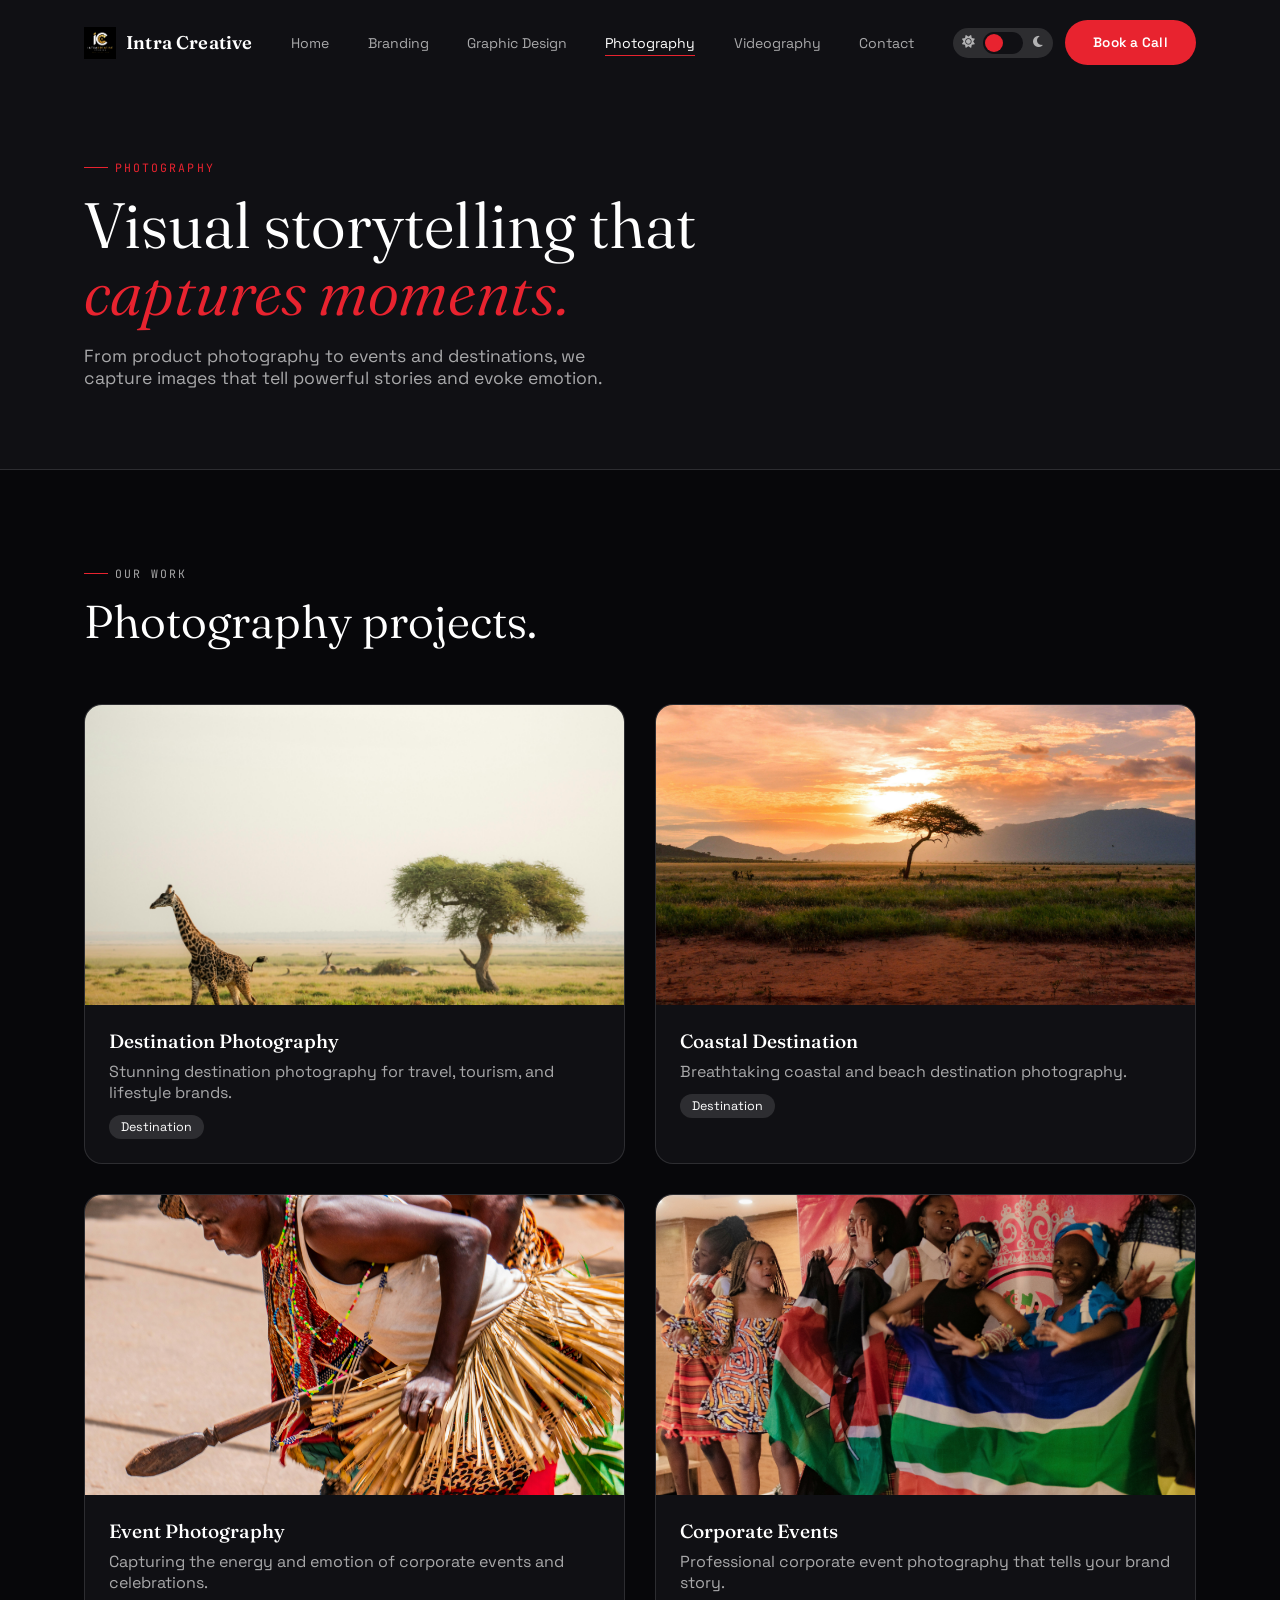
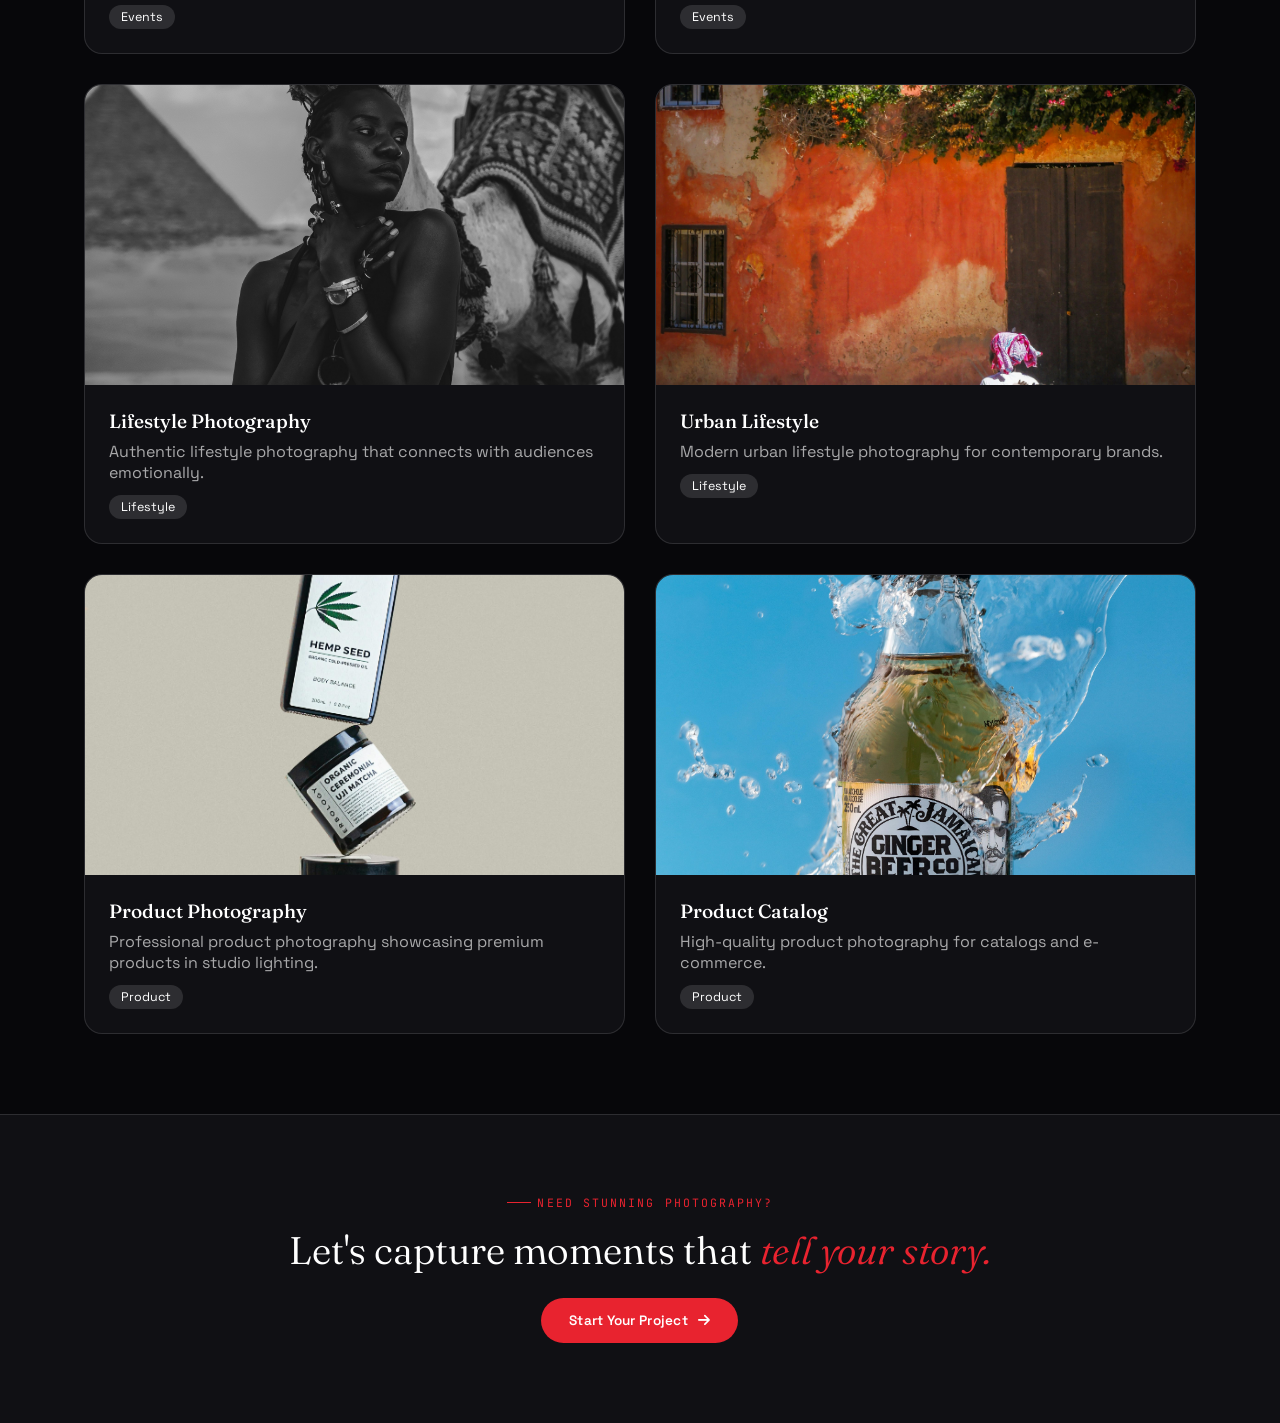
<file: photography.html>
<!doctype html>
<html lang="en">
  <head>
    <meta charset="UTF-8" />
    <meta name="viewport" content="width=device-width, initial-scale=1.0" />
    <title>Photography | Intra Creative Studios</title>
    <meta
      name="description"
      content="Professional photography services including product, event, and destination photography."
    />

    <link rel="preconnect" href="https://fonts.googleapis.com" />
    <link rel="preconnect" href="https://fonts.gstatic.com" crossorigin />
    <link
      href="https://fonts.googleapis.com/css2?family=Fraunces:ital,opsz,wght@0,9..144,300..900;1,9..144,300..900&family=Space+Grotesk:wght@400;500;600;700&family=JetBrains+Mono:wght@400;500&display=swap"
      rel="stylesheet"
    />
    <link
      rel="stylesheet"
      href="https://cdnjs.cloudflare.com/ajax/libs/font-awesome/6.5.0/css/all.min.css"
    />
    <link rel="stylesheet" href="css/style.css" />
    <link rel="stylesheet" href="css/animations.css" />
    <link rel="stylesheet" href="css/responsive.css" />
    <link rel="icon" type="image/x-icon" href="assets/icons/favicon.ico" />
  </head>
  <body>
    <div id="scroll-progress"></div>

    <header id="site-header">
      <nav class="container">
        <a href="index.html" class="logo">
          <img
            src="assets/images/branding/logos/logo.png"
            alt="Intra Creative Studios"
          />
          <span>Intra Creative</span>
        </a>
        <button class="hamburger" id="hamburger" aria-label="Toggle menu">
          <span></span><span></span><span></span>
        </button>
        <ul class="nav-links" id="navLinks">
          <li><a href="index.html">Home</a></li>
          <li><a href="branding.html">Branding</a></li>
          <li><a href="graphic-design.html">Graphic Design</a></li>
          <li><a href="photography.html" class="active">Photography</a></li>
          <li><a href="videography.html">Videography</a></li>
          <li><a href="index.html#contact">Contact</a></li>
          <li class="nav-cta nav-cta-mobile">
            <button class="btn btn-primary" id="bookCallBtn">
              Book a Call
            </button>
          </li>
        </ul>
        <div style="display: flex; align-items: center; gap: 12px">
          <button
            class="theme-toggle"
            id="themeToggle"
            aria-label="Toggle theme"
          >
            <span class="icon-wrap"><i class="fas fa-sun"></i></span>
            <span class="toggle-track"><span class="toggle-thumb"></span></span>
            <span class="icon-wrap"><i class="fas fa-moon"></i></span>
          </button>
          <button
            class="btn btn-primary nav-cta-desktop"
            id="bookCallBtnDesktop"
          >
            Book a Call
          </button>
        </div>
      </nav>
    </header>

    <section
      class="page-hero"
      style="
        padding-top: 160px;
        padding-bottom: 80px;
        background: var(--bg-secondary);
        border-bottom: 1px solid var(--border-color);
      "
    >
      <div class="container">
        <p class="eyebrow">Photography</p>
        <h1
          style="
            font-family: &quot;Fraunces&quot;, serif;
            font-weight: 340;
            font-size: clamp(2.4rem, 5vw, 4rem);
            line-height: 1.05;
            margin: 16px 0 20px;
            max-width: 16ch;
          "
        >
          Visual storytelling that
          <em style="color: var(--accent); font-style: italic"
            >captures moments.</em
          >
        </h1>
        <p
          style="
            color: var(--text-secondary);
            max-width: 48ch;
            font-size: 1.1rem;
          "
        >
          From product photography to events and destinations, we capture images
          that tell powerful stories and evoke emotion.
        </p>
      </div>
    </section>

    <section style="padding: 80px 0">
      <div class="container">
        <div class="section-head reveal-up">
          <p class="eyebrow">Our Work</p>
          <h2>Photography projects.</h2>
        </div>
        <div class="portfolio-grid">
          <!-- Destination Photos -->
          <div class="portfolio-item">
            <div class="portfolio-image">
              <img
                src="assets/images/photography/destination/destination-01.jpg"
                alt="Destination Photography"
              />
            </div>
            <div style="padding: 24px">
              <h3
                style="
                  font-family: &quot;Fraunces&quot;, serif;
                  font-size: 1.2rem;
                  font-weight: 500;
                "
              >
                Destination Photography
              </h3>
              <p style="color: var(--text-secondary); margin: 8px 0 12px">
                Stunning destination photography for travel, tourism, and
                lifestyle brands.
              </p>
              <span
                style="
                  display: inline-block;
                  background: var(--border-color);
                  padding: 4px 12px;
                  border-radius: 100px;
                  font-size: 0.78rem;
                "
                >Destination</span
              >
            </div>
          </div>

          <div class="portfolio-item">
            <div class="portfolio-image">
              <img
                src="assets/images/photography/destination/destination-02.jpg"
                alt="Destination Photography"
              />
            </div>
            <div style="padding: 24px">
              <h3
                style="
                  font-family: &quot;Fraunces&quot;, serif;
                  font-size: 1.2rem;
                  font-weight: 500;
                "
              >
                Coastal Destination
              </h3>
              <p style="color: var(--text-secondary); margin: 8px 0 12px">
                Breathtaking coastal and beach destination photography.
              </p>
              <span
                style="
                  display: inline-block;
                  background: var(--border-color);
                  padding: 4px 12px;
                  border-radius: 100px;
                  font-size: 0.78rem;
                "
                >Destination</span
              >
            </div>
          </div>

          <!-- Event Photos -->
          <div class="portfolio-item">
            <div class="portfolio-image">
              <img
                src="assets/images/photography/events/event-01.jpg"
                alt="Event Photography"
              />
            </div>
            <div style="padding: 24px">
              <h3
                style="
                  font-family: &quot;Fraunces&quot;, serif;
                  font-size: 1.2rem;
                  font-weight: 500;
                "
              >
                Event Photography
              </h3>
              <p style="color: var(--text-secondary); margin: 8px 0 12px">
                Capturing the energy and emotion of corporate events and
                celebrations.
              </p>
              <span
                style="
                  display: inline-block;
                  background: var(--border-color);
                  padding: 4px 12px;
                  border-radius: 100px;
                  font-size: 0.78rem;
                "
                >Events</span
              >
            </div>
          </div>

          <div class="portfolio-item">
            <div class="portfolio-image">
              <img
                src="assets/images/photography/events/event-02.jpg"
                alt="Event Photography"
              />
            </div>
            <div style="padding: 24px">
              <h3
                style="
                  font-family: &quot;Fraunces&quot;, serif;
                  font-size: 1.2rem;
                  font-weight: 500;
                "
              >
                Corporate Events
              </h3>
              <p style="color: var(--text-secondary); margin: 8px 0 12px">
                Professional corporate event photography that tells your brand
                story.
              </p>
              <span
                style="
                  display: inline-block;
                  background: var(--border-color);
                  padding: 4px 12px;
                  border-radius: 100px;
                  font-size: 0.78rem;
                "
                >Events</span
              >
            </div>
          </div>

          <!-- Lifestyle Photos -->
          <div class="portfolio-item">
            <div class="portfolio-image">
              <img
                src="assets/images/photography/lifestyle/lifestyle-01.jpg"
                alt="Lifestyle Photography"
              />
            </div>
            <div style="padding: 24px">
              <h3
                style="
                  font-family: &quot;Fraunces&quot;, serif;
                  font-size: 1.2rem;
                  font-weight: 500;
                "
              >
                Lifestyle Photography
              </h3>
              <p style="color: var(--text-secondary); margin: 8px 0 12px">
                Authentic lifestyle photography that connects with audiences
                emotionally.
              </p>
              <span
                style="
                  display: inline-block;
                  background: var(--border-color);
                  padding: 4px 12px;
                  border-radius: 100px;
                  font-size: 0.78rem;
                "
                >Lifestyle</span
              >
            </div>
          </div>

          <div class="portfolio-item">
            <div class="portfolio-image">
              <img
                src="assets/images/photography/lifestyle/lifestyle-02.jpg"
                alt="Lifestyle Photography"
              />
            </div>
            <div style="padding: 24px">
              <h3
                style="
                  font-family: &quot;Fraunces&quot;, serif;
                  font-size: 1.2rem;
                  font-weight: 500;
                "
              >
                Urban Lifestyle
              </h3>
              <p style="color: var(--text-secondary); margin: 8px 0 12px">
                Modern urban lifestyle photography for contemporary brands.
              </p>
              <span
                style="
                  display: inline-block;
                  background: var(--border-color);
                  padding: 4px 12px;
                  border-radius: 100px;
                  font-size: 0.78rem;
                "
                >Lifestyle</span
              >
            </div>
          </div>

          <!-- Product Photos -->
          <div class="portfolio-item">
            <div class="portfolio-image">
              <img
                src="assets/images/photography/product/product-01.jpg"
                alt="Product Photography"
              />
            </div>
            <div style="padding: 24px">
              <h3
                style="
                  font-family: &quot;Fraunces&quot;, serif;
                  font-size: 1.2rem;
                  font-weight: 500;
                "
              >
                Product Photography
              </h3>
              <p style="color: var(--text-secondary); margin: 8px 0 12px">
                Professional product photography showcasing premium products in
                studio lighting.
              </p>
              <span
                style="
                  display: inline-block;
                  background: var(--border-color);
                  padding: 4px 12px;
                  border-radius: 100px;
                  font-size: 0.78rem;
                "
                >Product</span
              >
            </div>
          </div>

          <div class="portfolio-item">
            <div class="portfolio-image">
              <img
                src="assets/images/photography/product/product-02.jpg"
                alt="Product Photography"
              />
            </div>
            <div style="padding: 24px">
              <h3
                style="
                  font-family: &quot;Fraunces&quot;, serif;
                  font-size: 1.2rem;
                  font-weight: 500;
                "
              >
                Product Catalog
              </h3>
              <p style="color: var(--text-secondary); margin: 8px 0 12px">
                High-quality product photography for catalogs and e-commerce.
              </p>
              <span
                style="
                  display: inline-block;
                  background: var(--border-color);
                  padding: 4px 12px;
                  border-radius: 100px;
                  font-size: 0.78rem;
                "
                >Product</span
              >
            </div>
          </div>
        </div>
      </div>
    </section>

    <section
      style="
        padding: 80px 0;
        background: var(--bg-secondary);
        border-top: 1px solid var(--border-color);
      "
    >
      <div class="container" style="text-align: center">
        <p class="eyebrow" style="justify-content: center">
          Need Stunning Photography?
        </p>
        <h2
          style="
            font-family: &quot;Fraunces&quot;, serif;
            font-weight: 340;
            font-size: clamp(1.8rem, 3vw, 2.6rem);
            margin: 16px 0 24px;
          "
        >
          Let's capture moments that
          <em style="color: var(--accent); font-style: italic"
            >tell your story.</em
          >
        </h2>
        <a href="index.html#contact" class="btn btn-primary"
          >Start Your Project <i class="fas fa-arrow-right"></i
        ></a>
      </div>
    </section>

    <script src="js/script.js"></script>
  </body>
</html>
</file>
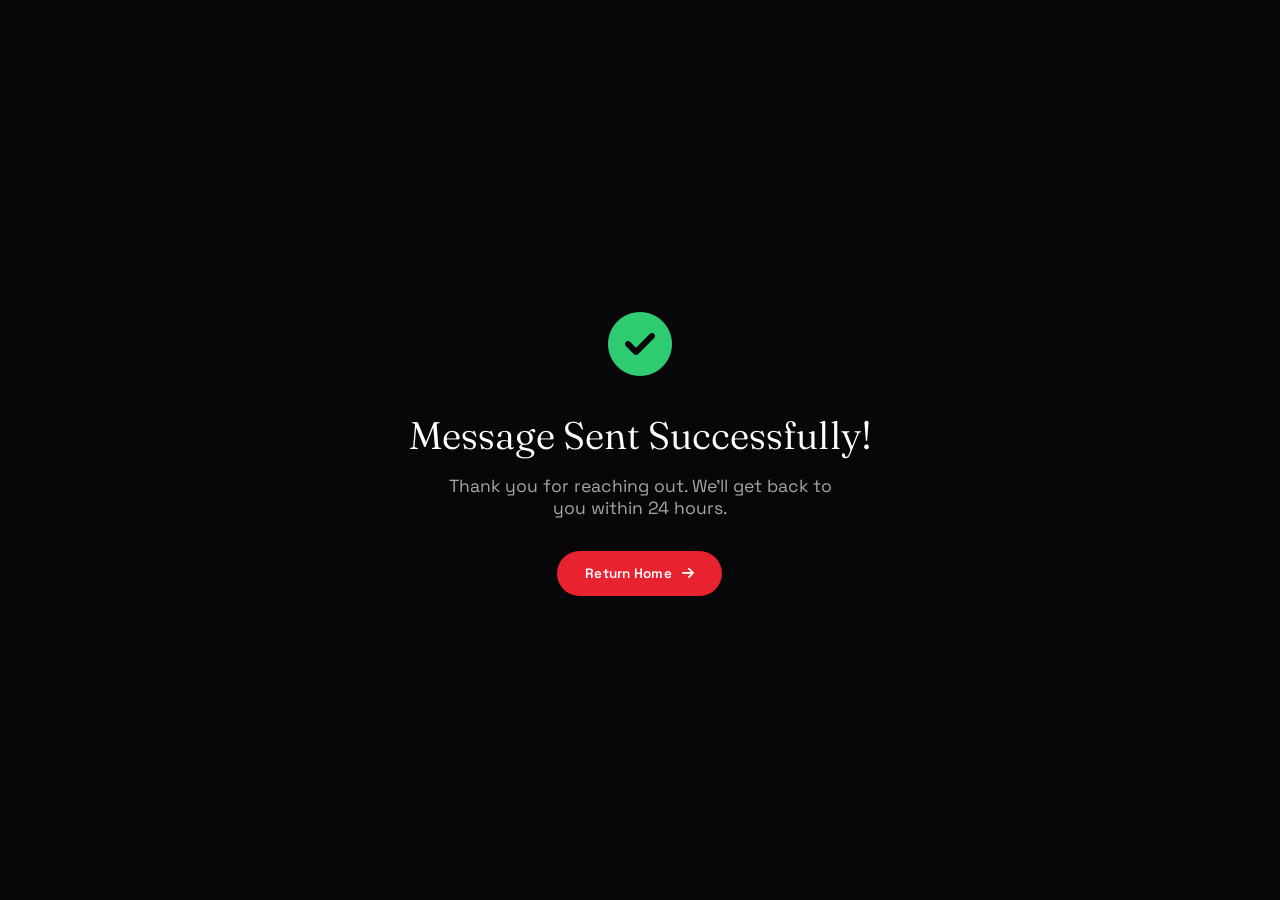
<file: success.html>
<!doctype html>
<html lang="en">
  <head>
    <meta charset="UTF-8" />
    <meta name="viewport" content="width=device-width, initial-scale=1.0" />
    <title>Message Sent | Intra Creative Studios</title>
    <link rel="preconnect" href="https://fonts.googleapis.com" />
    <link rel="preconnect" href="https://fonts.gstatic.com" crossorigin />
    <link
      href="https://fonts.googleapis.com/css2?family=Fraunces:ital,opsz,wght@0,9..144,300..900;1,9..144,300..900&family=Space+Grotesk:wght@400;500;600;700&family=JetBrains+Mono:wght@400;500&display=swap"
      rel="stylesheet"
    />
    <link
      rel="stylesheet"
      href="https://cdnjs.cloudflare.com/ajax/libs/font-awesome/6.5.0/css/all.min.css"
    />
    <link rel="stylesheet" href="css/style.css" />
    <link rel="stylesheet" href="css/responsive.css" />
    <link rel="icon" type="image/x-icon" href="assets/icons/favicon.ico" />
    <style>
      .success-page {
        min-height: 100vh;
        display: flex;
        align-items: center;
        justify-content: center;
        text-align: center;
        padding: 40px 20px;
      }
      .success-page .icon {
        font-size: 4rem;
        color: #2ecc71;
        margin-bottom: 24px;
      }
      .success-page h1 {
        font-family: "Fraunces", serif;
        font-weight: 340;
        font-size: 2.4rem;
        margin-bottom: 16px;
      }
      .success-page p {
        color: var(--text-secondary);
        max-width: 36ch;
        margin: 0 auto 32px;
        font-size: 1.1rem;
      }
      .success-page .btn {
        margin: 0 auto;
      }
    </style>
  </head>
  <body>
    <div class="success-page">
      <div>
        <div class="icon"><i class="fas fa-check-circle"></i></div>
        <h1>Message Sent Successfully!</h1>
        <p>
          Thank you for reaching out. We'll get back to you within 24 hours.
        </p>
        <a href="index.html" class="btn btn-primary"
          >Return Home <i class="fas fa-arrow-right"></i
        ></a>
      </div>
    </div>
  </body>
</html>
</file>
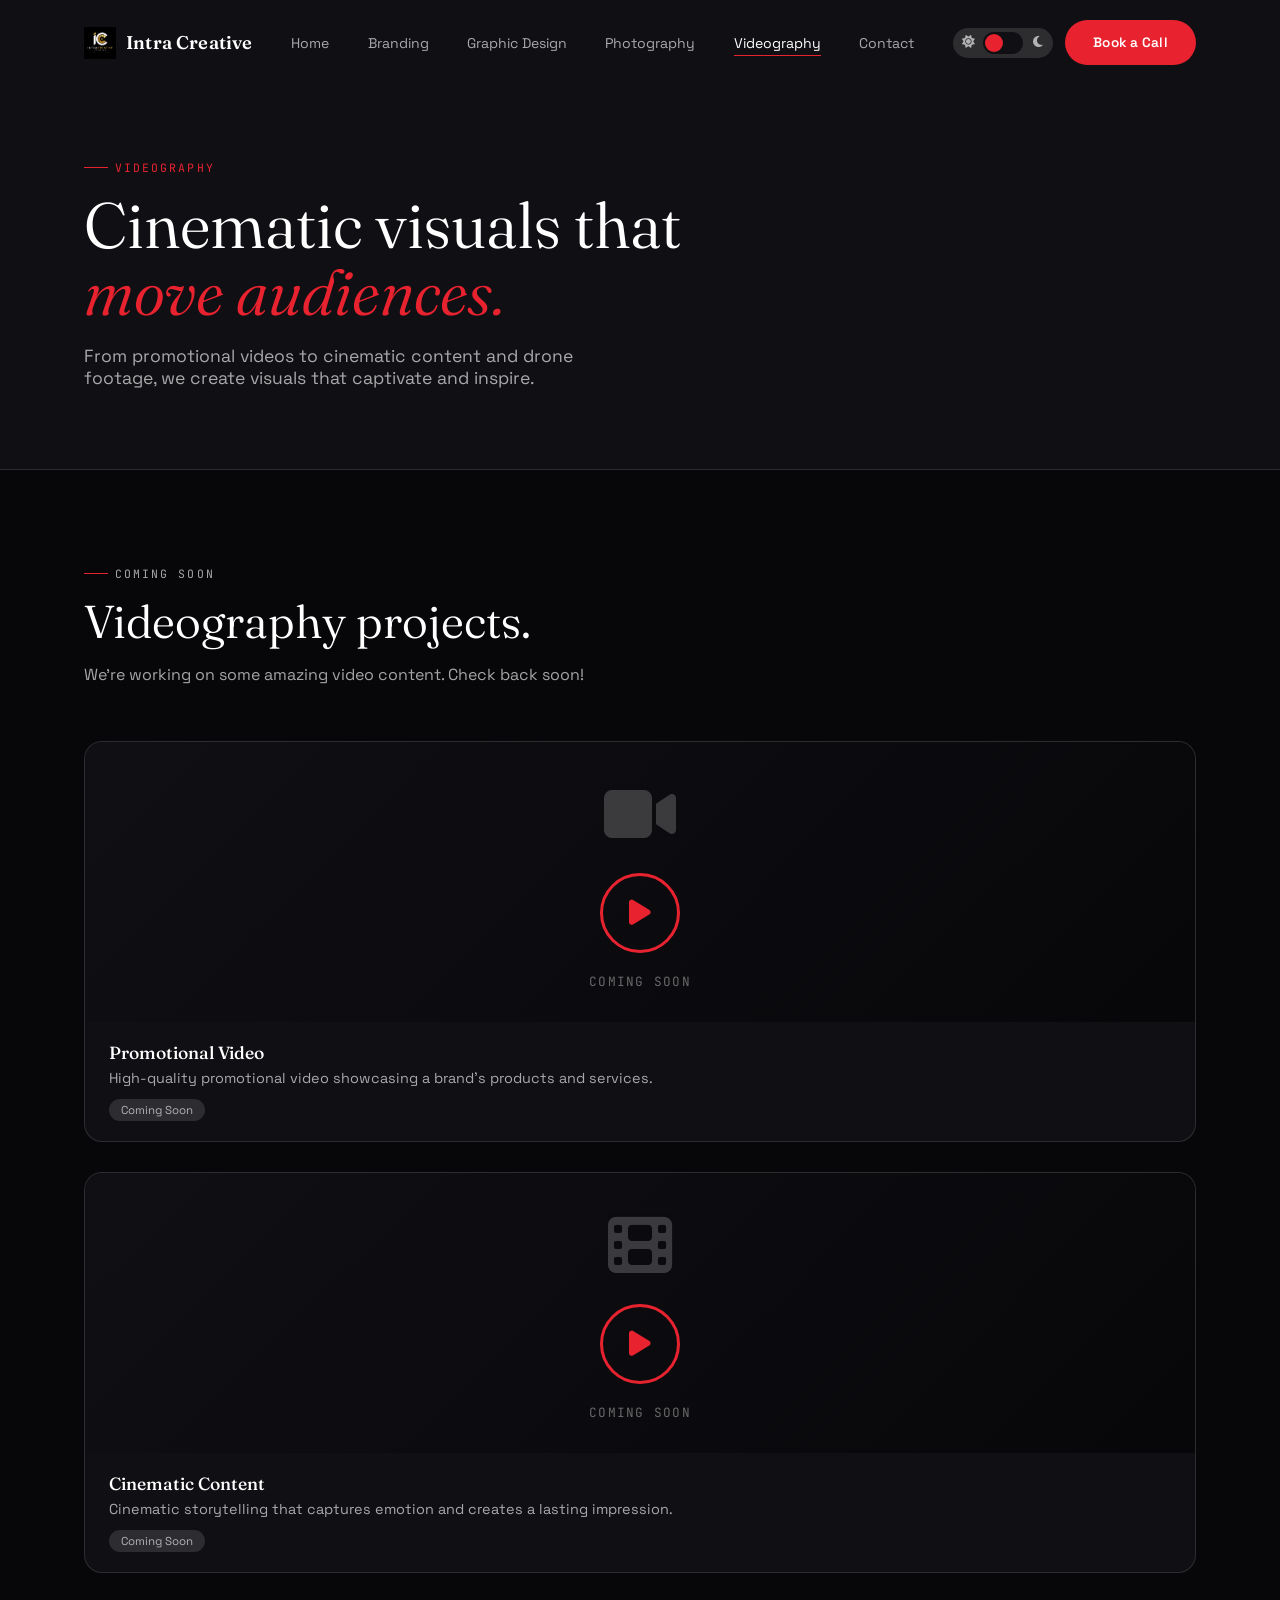
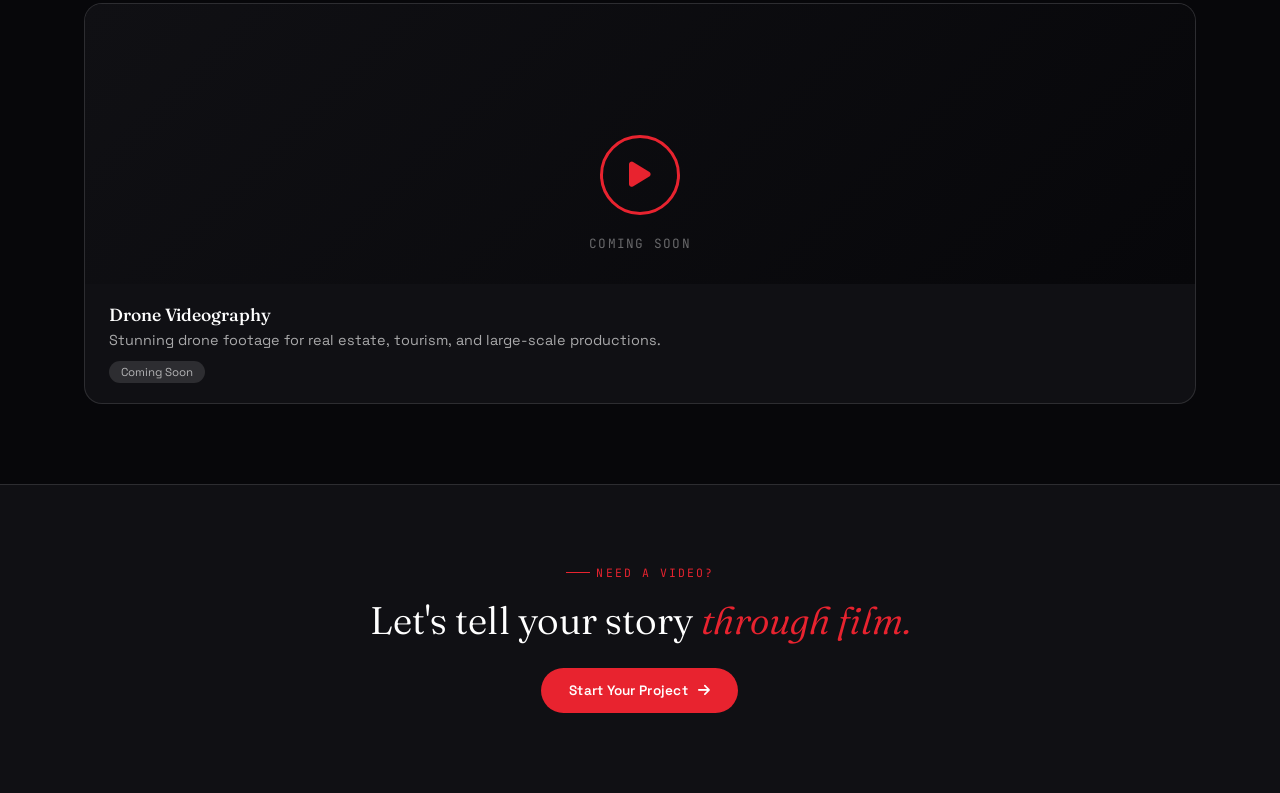
<file: videography.html>
<!doctype html>
<html lang="en">
  <head>
    <meta charset="UTF-8" />
    <meta name="viewport" content="width=device-width, initial-scale=1.0" />
    <title>Videography | Intra Creative Studios</title>
    <meta
      name="description"
      content="Professional videography services including promotional videos, cinematic content, and drone visuals."
    />

    <link rel="preconnect" href="https://fonts.googleapis.com" />
    <link rel="preconnect" href="https://fonts.gstatic.com" crossorigin />
    <link
      href="https://fonts.googleapis.com/css2?family=Fraunces:ital,opsz,wght@0,9..144,300..900;1,9..144,300..900&family=Space+Grotesk:wght@400;500;600;700&family=JetBrains+Mono:wght@400;500&display=swap"
      rel="stylesheet"
    />
    <link
      rel="stylesheet"
      href="https://cdnjs.cloudflare.com/ajax/libs/font-awesome/6.5.0/css/all.min.css"
    />
    <link rel="stylesheet" href="css/style.css" />
    <link rel="stylesheet" href="css/animations.css" />
    <link rel="stylesheet" href="css/responsive.css" />
    <link rel="icon" type="image/x-icon" href="assets/icons/favicon.ico" />
  </head>
  <body>
    <div id="scroll-progress"></div>

    <header id="site-header">
      <nav class="container">
        <a href="index.html" class="logo">
          <img
            src="assets/images/branding/logos/logo.png"
            alt="Intra Creative Studios"
          />
          <span>Intra Creative</span>
        </a>
        <button class="hamburger" id="hamburger" aria-label="Toggle menu">
          <span></span><span></span><span></span>
        </button>
        <ul class="nav-links" id="navLinks">
          <li><a href="index.html">Home</a></li>
          <li><a href="branding.html">Branding</a></li>
          <li><a href="graphic-design.html">Graphic Design</a></li>
          <li><a href="photography.html">Photography</a></li>
          <li><a href="videography.html" class="active">Videography</a></li>
          <li><a href="index.html#contact">Contact</a></li>
          <li class="nav-cta nav-cta-mobile">
            <button class="btn btn-primary" id="bookCallBtn">
              Book a Call
            </button>
          </li>
        </ul>
        <div style="display: flex; align-items: center; gap: 12px">
          <button
            class="theme-toggle"
            id="themeToggle"
            aria-label="Toggle theme"
          >
            <span class="icon-wrap"><i class="fas fa-sun"></i></span>
            <span class="toggle-track"><span class="toggle-thumb"></span></span>
            <span class="icon-wrap"><i class="fas fa-moon"></i></span>
          </button>
          <button
            class="btn btn-primary nav-cta-desktop"
            id="bookCallBtnDesktop"
          >
            Book a Call
          </button>
        </div>
      </nav>
    </header>

    <section
      class="page-hero"
      style="
        padding-top: 160px;
        padding-bottom: 80px;
        background: var(--bg-secondary);
        border-bottom: 1px solid var(--border-color);
      "
    >
      <div class="container">
        <p class="eyebrow">Videography</p>
        <h1
          style="
            font-family: &quot;Fraunces&quot;, serif;
            font-weight: 340;
            font-size: clamp(2.4rem, 5vw, 4rem);
            line-height: 1.05;
            margin: 16px 0 20px;
            max-width: 16ch;
          "
        >
          Cinematic visuals that
          <em style="color: var(--accent); font-style: italic"
            >move audiences.</em
          >
        </h1>
        <p
          style="
            color: var(--text-secondary);
            max-width: 48ch;
            font-size: 1.1rem;
          "
        >
          From promotional videos to cinematic content and drone footage, we
          create visuals that captivate and inspire.
        </p>
      </div>
    </section>

    <!-- ============================================================
    VIDEO GALLERY GRID - 3 Blank Placeholders
    ============================================================ -->
    <section style="padding: 80px 0">
      <div class="container">
        <div class="section-head reveal-up">
          <p class="eyebrow">Coming Soon</p>
          <h2>Videography projects.</h2>
          <p>We're working on some amazing video content. Check back soon!</p>
        </div>

        <div
          class="video-grid"
          style="
            display: grid;
            grid-template-columns: 1fr;
            gap: 30px;
            margin-top: 40px;
          "
        >
          <!-- Video Placeholder 1 -->
          <div
            class="video-item"
            style="
              background: var(--bg-secondary);
              border-radius: 18px;
              border: 1px solid var(--border-color);
              overflow: hidden;
              transition:
                transform 0.3s,
                box-shadow 0.3s;
            "
          >
            <div
              style="
                width: 100%;
                height: 280px;
                background: linear-gradient(
                  135deg,
                  var(--ink-soft),
                  var(--ink)
                );
                display: flex;
                flex-direction: column;
                align-items: center;
                justify-content: center;
                color: var(--text-secondary);
              "
            >
              <div style="font-size: 4rem; margin-bottom: 16px; opacity: 0.3">
                <i class="fas fa-video"></i>
              </div>
              <div
                style="
                  width: 80px;
                  height: 80px;
                  border-radius: 50%;
                  border: 3px solid var(--accent);
                  display: flex;
                  align-items: center;
                  justify-content: center;
                  font-size: 1.8rem;
                  color: var(--accent);
                "
              >
                <i class="fas fa-play"></i>
              </div>
              <p
                style="
                  margin-top: 20px;
                  font-family: &quot;JetBrains Mono&quot;, monospace;
                  font-size: 0.8rem;
                  letter-spacing: 0.1em;
                  color: var(--paper-faint);
                "
              >
                COMING SOON
              </p>
            </div>
            <div style="padding: 20px 24px">
              <h3
                style="
                  font-family: &quot;Fraunces&quot;, serif;
                  font-size: 1.1rem;
                  font-weight: 500;
                "
              >
                Promotional Video
              </h3>
              <p
                style="
                  color: var(--text-secondary);
                  margin: 6px 0 0;
                  font-size: 0.9rem;
                "
              >
                High-quality promotional video showcasing a brand's products and
                services.
              </p>
              <span
                style="
                  display: inline-block;
                  background: var(--border-color);
                  padding: 4px 12px;
                  border-radius: 100px;
                  font-size: 0.72rem;
                  margin-top: 12px;
                  color: var(--text-secondary);
                "
                >Coming Soon</span
              >
            </div>
          </div>

          <!-- Video Placeholder 2 -->
          <div
            class="video-item"
            style="
              background: var(--bg-secondary);
              border-radius: 18px;
              border: 1px solid var(--border-color);
              overflow: hidden;
              transition:
                transform 0.3s,
                box-shadow 0.3s;
            "
          >
            <div
              style="
                width: 100%;
                height: 280px;
                background: linear-gradient(
                  135deg,
                  var(--ink-soft),
                  var(--ink)
                );
                display: flex;
                flex-direction: column;
                align-items: center;
                justify-content: center;
                color: var(--text-secondary);
              "
            >
              <div style="font-size: 4rem; margin-bottom: 16px; opacity: 0.3">
                <i class="fas fa-film"></i>
              </div>
              <div
                style="
                  width: 80px;
                  height: 80px;
                  border-radius: 50%;
                  border: 3px solid var(--accent);
                  display: flex;
                  align-items: center;
                  justify-content: center;
                  font-size: 1.8rem;
                  color: var(--accent);
                "
              >
                <i class="fas fa-play"></i>
              </div>
              <p
                style="
                  margin-top: 20px;
                  font-family: &quot;JetBrains Mono&quot;, monospace;
                  font-size: 0.8rem;
                  letter-spacing: 0.1em;
                  color: var(--paper-faint);
                "
              >
                COMING SOON
              </p>
            </div>
            <div style="padding: 20px 24px">
              <h3
                style="
                  font-family: &quot;Fraunces&quot;, serif;
                  font-size: 1.1rem;
                  font-weight: 500;
                "
              >
                Cinematic Content
              </h3>
              <p
                style="
                  color: var(--text-secondary);
                  margin: 6px 0 0;
                  font-size: 0.9rem;
                "
              >
                Cinematic storytelling that captures emotion and creates a
                lasting impression.
              </p>
              <span
                style="
                  display: inline-block;
                  background: var(--border-color);
                  padding: 4px 12px;
                  border-radius: 100px;
                  font-size: 0.72rem;
                  margin-top: 12px;
                  color: var(--text-secondary);
                "
                >Coming Soon</span
              >
            </div>
          </div>

          <!-- Video Placeholder 3 -->
          <div
            class="video-item"
            style="
              background: var(--bg-secondary);
              border-radius: 18px;
              border: 1px solid var(--border-color);
              overflow: hidden;
              transition:
                transform 0.3s,
                box-shadow 0.3s;
            "
          >
            <div
              style="
                width: 100%;
                height: 280px;
                background: linear-gradient(
                  135deg,
                  var(--ink-soft),
                  var(--ink)
                );
                display: flex;
                flex-direction: column;
                align-items: center;
                justify-content: center;
                color: var(--text-secondary);
              "
            >
              <div style="font-size: 4rem; margin-bottom: 16px; opacity: 0.3">
                <i class="fas fa-drone"></i>
              </div>
              <div
                style="
                  width: 80px;
                  height: 80px;
                  border-radius: 50%;
                  border: 3px solid var(--accent);
                  display: flex;
                  align-items: center;
                  justify-content: center;
                  font-size: 1.8rem;
                  color: var(--accent);
                "
              >
                <i class="fas fa-play"></i>
              </div>
              <p
                style="
                  margin-top: 20px;
                  font-family: &quot;JetBrains Mono&quot;, monospace;
                  font-size: 0.8rem;
                  letter-spacing: 0.1em;
                  color: var(--paper-faint);
                "
              >
                COMING SOON
              </p>
            </div>
            <div style="padding: 20px 24px">
              <h3
                style="
                  font-family: &quot;Fraunces&quot;, serif;
                  font-size: 1.1rem;
                  font-weight: 500;
                "
              >
                Drone Videography
              </h3>
              <p
                style="
                  color: var(--text-secondary);
                  margin: 6px 0 0;
                  font-size: 0.9rem;
                "
              >
                Stunning drone footage for real estate, tourism, and large-scale
                productions.
              </p>
              <span
                style="
                  display: inline-block;
                  background: var(--border-color);
                  padding: 4px 12px;
                  border-radius: 100px;
                  font-size: 0.72rem;
                  margin-top: 12px;
                  color: var(--text-secondary);
                "
                >Coming Soon</span
              >
            </div>
          </div>
        </div>
      </div>
    </section>

    <!-- ============================================================
    CTA SECTION
    ============================================================ -->
    <section
      style="
        padding: 80px 0;
        background: var(--bg-secondary);
        border-top: 1px solid var(--border-color);
      "
    >
      <div class="container" style="text-align: center">
        <p class="eyebrow" style="justify-content: center">Need a Video?</p>
        <h2
          style="
            font-family: &quot;Fraunces&quot;, serif;
            font-weight: 340;
            font-size: clamp(1.8rem, 3vw, 2.6rem);
            margin: 16px 0 24px;
          "
        >
          Let's tell your story
          <em style="color: var(--accent); font-style: italic"
            >through film.</em
          >
        </h2>
        <a href="index.html#contact" class="btn btn-primary"
          >Start Your Project <i class="fas fa-arrow-right"></i
        ></a>
      </div>
    </section>

    <script src="js/script.js"></script>
  </body>
</html>
</file>
<file: css/style.css>
/* ============================================================
   DESIGN TOKENS
   ============================================================ */
:root {
  --ink: #07070a;
  --ink-soft: #101014;
  --ink-line: rgba(255, 255, 255, 0.12);
  --paper: #ffffff;
  --paper-dim: rgba(255, 255, 255, 0.64);
  --paper-faint: rgba(255, 255, 255, 0.38);
  --accent: #e8232f;
  --accent-ink: #ffffff;
  --blue: #2653ff;
  --radius: 2px;
  --ease: cubic-bezier(0.16, 1, 0.3, 1);
  --transition: 0.3s var(--ease);

  --bg-primary: var(--ink);
  --bg-secondary: var(--ink-soft);
  --text-primary: var(--paper);
  --text-secondary: var(--paper-dim);
  --border-color: var(--ink-line);
}

[data-theme="light"] {
  --ink: #f5f5f7;
  --ink-soft: #ffffff;
  --ink-line: rgba(0, 0, 0, 0.12);
  --paper: #07070a;
  --paper-dim: rgba(0, 0, 0, 0.64);
  --paper-faint: rgba(0, 0, 0, 0.38);
  --bg-primary: #f5f5f7;
  --bg-secondary: #ffffff;
  --text-primary: #07070a;
  --text-secondary: rgba(0, 0, 0, 0.64);
  --border-color: rgba(0, 0, 0, 0.12);
}

/* ============================================================
   RESET & BASE
   ============================================================ */
* {
  margin: 0;
  padding: 0;
  box-sizing: border-box;
}

html {
  scroll-behavior: smooth;
}

body {
  background: var(--bg-primary);
  color: var(--text-primary);
  font-family: "Space Grotesk", sans-serif;
  overflow-x: hidden;
  -webkit-font-smoothing: antialiased;
  transition:
    background 0.3s,
    color 0.3s;
}

img {
  max-width: 100%;
  display: block;
}

a {
  color: inherit;
  text-decoration: none;
}

ul {
  list-style: none;
}

button {
  font-family: inherit;
  cursor: pointer;
  border: none;
  background: none;
  color: inherit;
}

/* ============================================================
   SCROLLBAR
   ============================================================ */
::-webkit-scrollbar {
  width: 8px;
}

::-webkit-scrollbar-track {
  background: var(--ink-soft);
}

::-webkit-scrollbar-thumb {
  background: var(--accent);
  border-radius: 4px;
}

/* ============================================================
   UTILITY
   ============================================================ */
.container {
  max-width: 1240px;
  margin: 0 auto;
  padding: 0 clamp(20px, 5vw, 64px);
}

section {
  position: relative;
  padding: clamp(72px, 12vw, 160px) 0;
}

.eyebrow {
  font-family: "JetBrains Mono", monospace;
  font-size: 0.72rem;
  letter-spacing: 0.18em;
  text-transform: uppercase;
  color: var(--accent);
  display: flex;
  align-items: center;
  gap: 0.6em;
}

.eyebrow::before {
  content: "";
  width: 24px;
  height: 1px;
  background: var(--accent);
  display: inline-block;
}

.reveal-up {
  opacity: 0;
  transform: translateY(28px);
  transition:
    opacity 0.8s var(--ease),
    transform 0.8s var(--ease);
}

.reveal-up.is-visible {
  opacity: 1;
  transform: translateY(0);
}

/* ============================================================
   BUTTONS
   ============================================================ */
.btn {
  position: relative;
  display: inline-flex;
  align-items: center;
  gap: 10px;
  padding: 14px 28px;
  font-size: 0.85rem;
  font-weight: 600;
  letter-spacing: 0.02em;
  border-radius: 100px;
  transition:
    transform 0.35s var(--ease),
    box-shadow 0.35s var(--ease),
    background 0.3s,
    color 0.3s,
    border-color 0.3s;
  will-change: transform;
}

.btn-primary {
  background: var(--accent);
  color: var(--accent-ink);
}

.btn-primary:hover {
  box-shadow: 0 0 40px rgba(232, 35, 47, 0.4);
  transform: scale(1.02);
}

.btn-ghost {
  border: 1px solid var(--border-color);
  color: var(--text-primary);
}

.btn-ghost:hover {
  border-color: var(--accent);
}

/* ============================================================
   SCROLL PROGRESS
   ============================================================ */
#scroll-progress {
  position: fixed;
  top: 0;
  left: 0;
  height: 3px;
  width: 0%;
  background: var(--accent);
  z-index: 9999;
  box-shadow: 0 0 12px var(--accent);
}

/* ============================================================
   HEADER
   ============================================================ */
header {
  position: fixed;
  top: 0;
  left: 0;
  right: 0;
  z-index: 1000;
  padding: 20px 0;
  transition:
    padding 0.4s var(--ease),
    background 0.4s var(--ease),
    border-color 0.4s var(--ease);
  border-bottom: 1px solid transparent;
}

header.scrolled {
  padding: 12px 0;
  background: rgba(11, 11, 13, 0.55);
  backdrop-filter: blur(16px) saturate(140%);
  -webkit-backdrop-filter: blur(16px) saturate(140%);
  border-bottom: 1px solid var(--border-color);
}

[data-theme="light"] header.scrolled {
  background: rgba(255, 255, 255, 0.85);
}

nav.container {
  display: flex;
  align-items: center;
  justify-content: space-between;
}

.logo {
  font-family: "Fraunces", serif;
  font-weight: 600;
  font-size: 1.15rem;
  letter-spacing: 0.01em;
  display: flex;
  align-items: center;
  gap: 10px;
}

.logo img {
  height: 32px;
  width: auto;
  display: block;
  flex-shrink: 0;
}

.logo .mark {
  width: 30px;
  height: 30px;
  border-radius: 50%;
  background: conic-gradient(
    from 90deg,
    var(--accent),
    var(--blue),
    var(--accent)
  );
  display: inline-flex;
  flex-shrink: 0;
}

.nav-links {
  display: flex;
  gap: clamp(20px, 3vw, 40px);
  align-items: center;
}

.nav-links a {
  font-size: 0.88rem;
  color: var(--text-secondary);
  position: relative;
  padding: 4px 0;
  transition: color 0.3s;
}

.nav-links a:hover {
  color: var(--text-primary);
}

.nav-links a::after {
  content: "";
  position: absolute;
  left: 0;
  bottom: 0;
  width: 0;
  height: 1px;
  background: var(--accent);
  transition: width 0.3s var(--ease);
}

.nav-links a:hover::after {
  width: 100%;
}

.nav-links a.active {
  color: var(--text-primary);
}

.nav-links a.active::after {
  width: 100%;
}

.hamburger {
  display: none;
  flex-direction: column;
  gap: 5px;
  padding: 8px;
  z-index: 1001;
}

.hamburger span {
  width: 25px;
  height: 2px;
  background: var(--text-primary);
  transition: var(--transition);
}

.hamburger.active span:nth-child(1) {
  transform: rotate(45deg) translate(5px, 5px);
}

.hamburger.active span:nth-child(2) {
  opacity: 0;
}

.hamburger.active span:nth-child(3) {
  transform: rotate(-45deg) translate(5px, -5px);
}

/* Theme Toggle */
.theme-toggle {
  background: var(--border-color);
  border-radius: 50px;
  padding: 4px;
  display: flex;
  align-items: center;
  gap: 4px;
  cursor: pointer;
  transition: var(--transition);
}

.theme-toggle .toggle-track {
  width: 40px;
  height: 22px;
  border-radius: 50px;
  background: var(--ink-soft);
  position: relative;
  transition: var(--transition);
}

.theme-toggle .toggle-thumb {
  width: 18px;
  height: 18px;
  border-radius: 50%;
  background: var(--accent);
  position: absolute;
  top: 2px;
  left: 2px;
  transition: var(--transition);
}

[data-theme="light"] .theme-toggle .toggle-thumb {
  left: 20px;
}

.theme-toggle .icon-wrap {
  display: flex;
  align-items: center;
  justify-content: center;
  width: 22px;
  height: 22px;
  font-size: 0.8rem;
  color: var(--text-secondary);
}

/* ============================================================
   CURSOR GLOW
   ============================================================ */
#cursor-glow {
  position: fixed;
  top: 0;
  left: 0;
  width: 600px;
  height: 600px;
  border-radius: 50%;
  pointer-events: none;
  z-index: 1;
  background: radial-gradient(
    circle,
    rgba(232, 35, 47, 0.12) 0%,
    rgba(38, 83, 255, 0.07) 45%,
    transparent 70%
  );
  transform: translate(-50%, -50%);
  will-change: transform;
  transition: opacity 0.4s;
}

@media (hover: none) {
  #cursor-glow {
    display: none;
  }
}

/* ============================================================
   HERO
   ============================================================ */
#hero {
  min-height: 100svh;
  display: flex;
  flex-direction: column;
  justify-content: center;
  position: relative;
  padding-top: 120px;
  overflow: hidden;
}

/* Add camera image as background */
#hero::before {
  content: "";
  position: absolute;
  inset: 0;
  z-index: 0;
  background-image: url("../assets/images/camera-bg.jpg");
  background-size: cover;
  background-position: center;
  opacity: 0.08; /* ← Change this to adjust transparency (0.05 = very faint, 0.2 = more visible) */
  pointer-events: none;
}

/* Add floating camera image */
/* ============================================================
   CAMERA BACKGROUND OVERLAY
   ============================================================ */
#hero .camera-bg {
  position: absolute;
  inset: 0;
  z-index: 0;
  background-image: url("../assets/images/camera-bg.jpg");
  background-size: cover;
  background-position: center;
  background-repeat: no-repeat;
  opacity: 0.06;
  pointer-events: none;
}

#hero .camera-overlay {
  position: absolute;
  right: -50px;
  bottom: -50px;
  z-index: 1;
  opacity: 0.06;
  pointer-events: none;
  max-width: 600px;
  width: 40vw;
}

#hero .camera-overlay img {
  width: 100%;
  height: auto;
  display: block;
}

.camera-float {
  position: absolute;
  right: -80px;
  bottom: -60px;
  z-index: 0;
  opacity: 0.07;
  pointer-events: none;
  max-width: 500px;
  width: 30vw;
}

.camera-float img {
  width: 100%;
  height: auto;
  display: block;
}

.mesh {
  position: absolute;
  inset: 0;
  z-index: 0;
  overflow: hidden;
}

.mesh span {
  position: absolute;
  border-radius: 50%;
  filter: blur(90px);
  opacity: 0.55;
  animation: drift 22s ease-in-out infinite;
}

.mesh span:nth-child(1) {
  width: 46vw;
  height: 46vw;
  background: var(--accent);
  top: -10%;
  left: -8%;
  animation-duration: 26s;
}

.mesh span:nth-child(2) {
  width: 38vw;
  height: 38vw;
  background: var(--blue);
  top: 20%;
  right: -10%;
  animation-duration: 30s;
  animation-delay: -8s;
}

.mesh span:nth-child(3) {
  width: 30vw;
  height: 30vw;
  background: var(--accent);
  bottom: -15%;
  left: 20%;
  opacity: 0.28;
  animation-duration: 34s;
  animation-delay: -4s;
}

@keyframes drift {
  0%,
  100% {
    transform: translate(0, 0) scale(1);
  }
  33% {
    transform: translate(6%, -8%) scale(1.12);
  }
  66% {
    transform: translate(-8%, 5%) scale(0.94);
  }
}

.grain {
  position: absolute;
  inset: 0;
  z-index: 1;
  pointer-events: none;
  opacity: 0.05;
  mix-blend-mode: overlay;
  background-image: url("data:image/svg+xml,%3Csvg xmlns='http://www.w3.org/2000/svg' width='120' height='120'%3E%3Cfilter id='n'%3E%3CfeTurbulence type='fractalNoise' baseFrequency='0.9' numOctaves='2' stitchTiles='stitch'/%3E%3C/filter%3E%3Crect width='100%25' height='100%25' filter='url(%23n)'/%3E%3C/svg%3E");
}

.hero-inner {
  position: relative;
  z-index: 2;
}

.hero-eyebrow {
  opacity: 0;
  animation: reveal 0.8s var(--ease) forwards;
  animation-delay: 0.1s;
}

h1.headline {
  font-family: "Fraunces", serif;
  font-weight: 340;
  font-size: clamp(2.6rem, 7.2vw, 6.4rem);
  line-height: 1.02;
  letter-spacing: -0.02em;
  margin: 22px 0 28px;
  max-width: 16ch;
  opacity: 0;
  animation:
    reveal 0.9s var(--ease) forwards,
    pulseWeight 7s ease-in-out 1.5s infinite;
  animation-delay: 0.25s, 1.5s;
}

h1.headline em {
  font-style: italic;
  color: var(--accent);
  font-weight: 300;
}

@keyframes pulseWeight {
  0%,
  100% {
    font-variation-settings: "wght" 340;
  }
  50% {
    font-variation-settings: "wght" 420;
  }
}

.hero-sub {
  font-size: clamp(1rem, 1.6vw, 1.2rem);
  color: var(--text-secondary);
  max-width: 46ch;
  margin-bottom: 40px;
  opacity: 0;
  animation: reveal 0.8s var(--ease) forwards;
  animation-delay: 0.4s;
}

.hero-ctas {
  display: flex;
  flex-wrap: wrap;
  gap: 16px;
  opacity: 0;
  animation: reveal 0.8s var(--ease) forwards;
  animation-delay: 0.55s;
}

.hero-meta {
  margin-top: clamp(60px, 10vw, 110px);
  display: flex;
  gap: clamp(28px, 6vw, 72px);
  flex-wrap: wrap;
  opacity: 0;
  animation: reveal 0.8s var(--ease) forwards;
  animation-delay: 0.7s;
}

.hero-meta div {
  border-left: 1px solid var(--border-color);
  padding-left: 16px;
}

.hero-meta .num {
  font-family: "Fraunces", serif;
  font-size: 1.8rem;
  color: var(--accent);
  display: block;
}

.hero-meta .label {
  font-size: 0.78rem;
  color: var(--paper-faint);
}

@keyframes reveal {
  from {
    opacity: 0;
    transform: translateY(18px);
  }
  to {
    opacity: 1;
    transform: translateY(0);
  }
}

/* ============================================================
   SERVICES
   ============================================================ */
.section-head {
  max-width: 60ch;
  margin-bottom: 56px;
}

.section-head h2 {
  font-family: "Fraunces", serif;
  font-weight: 340;
  font-size: clamp(1.9rem, 3.6vw, 2.9rem);
  line-height: 1.1;
  margin-top: 16px;
}

.section-head p {
  color: var(--text-secondary);
  margin-top: 16px;
  max-width: 56ch;
}

.svc-grid {
  display: grid;
  grid-template-columns: 1fr;
  gap: 1px;
  background: var(--border-color);
  border: 1px solid var(--border-color);
}

.svc-card {
  background: var(--bg-secondary);
  padding: 36px;
  transition: background 0.4s;
  display: block;
}

.svc-card:hover {
  background: var(--ink-soft);
}

[data-theme="light"] .svc-card:hover {
  background: #f0f0f2;
}

.svc-icon {
  font-size: 1.6rem;
  margin-bottom: 18px;
}

.svc-card h3 {
  font-family: "Fraunces", serif;
  font-size: 1.3rem;
  font-weight: 500;
  margin-bottom: 14px;
}

.svc-card ul {
  color: var(--text-secondary);
  font-size: 0.9rem;
  display: flex;
  flex-wrap: wrap;
  gap: 8px 10px;
}

.svc-card li {
  border: 1px solid var(--border-color);
  padding: 5px 12px;
  border-radius: 100px;
  font-size: 0.78rem;
}

/* ============================================================
   PORTFOLIO
   ============================================================ */
.pf-grid {
  display: grid;
  grid-template-columns: 1fr;
  gap: 22px;
}

.pf-card {
  position: relative;
  padding: 38px 30px;
  border-radius: 18px;
  background: linear-gradient(160deg, var(--ink-soft), var(--bg-primary));
  border: 1px solid var(--border-color);
  transform-style: preserve-3d;
  transition:
    transform 0.12s linear,
    filter 0.4s,
    opacity 0.4s,
    background 0.3s;
  will-change: transform;
  overflow: hidden;
  display: block;
}

/* ============================================================
   FORCE IMAGES TO DISPLAY - ADD THIS
   ============================================================ */

/* Fix for portfolio card images on homepage */
.pf-card .pf-image {
  width: 100% !important;
  height: 180px !important;
  overflow: hidden !important;
  border-radius: 8px !important;
  margin-bottom: 16px !important;
  background: var(--ink-soft) !important;
  display: block !important;
}

.pf-card .pf-image img {
  width: 100% !important;
  height: 100% !important;
  object-fit: cover !important;
  display: block !important;
}

/* Fix for portfolio item images on sub-pages */
.portfolio-item .portfolio-image {
  width: 100% !important;
  height: 300px !important;
  overflow: hidden !important;
  background: var(--ink-soft) !important;
  display: block !important;
}

.portfolio-item .portfolio-image img {
  width: 100% !important;
  height: 100% !important;
  object-fit: cover !important;
  display: block !important;
}

/* Fix for header logo */
.logo img {
  height: 32px !important;
  width: auto !important;
  display: block !important;
  flex-shrink: 0 !important;
}

/* Make sure all images are visible */
img {
  max-width: 100%;
  display: block;
}

/* Debug: add a border to see if images are loading */
/* Uncomment this to see if images are being found */
/*
.pf-card .pf-image img,
.portfolio-item .portfolio-image img {
  border: 2px solid red;
}
*/
.pf-card::after {
  content: "";
  position: absolute;
  inset: 0;
  opacity: 0;
  transition: opacity 0.4s;
  background: radial-gradient(
    circle at var(--mx, 50%) var(--my, 50%),
    rgba(232, 35, 47, 0.18),
    transparent 60%
  );
}

.pf-card:hover::after {
  opacity: 1;
}

.pf-grid.hovering .pf-card:not(:hover) {
  filter: blur(3px) saturate(0.7);
  opacity: 0.55;
}

/* ============================================================
   PORTFOLIO IMAGE FIX
   ============================================================ */
.pf-card .pf-image {
  width: 100%;
  height: 180px;
  overflow: hidden;
  border-radius: 8px;
  margin-bottom: 16px;
  background: var(--ink-soft);
}

.pf-card .pf-image img {
  width: 100%;
  height: 100%;
  object-fit: cover;
  display: block;
}

.pf-icon {
  font-size: 1.7rem;
}

.pf-card h3 {
  font-family: "Fraunces", serif;
  font-size: 1.4rem;
  font-weight: 500;
  margin: 18px 0 10px;
}

.pf-card p {
  color: var(--text-secondary);
  font-size: 0.92rem;
  margin-bottom: 22px;
  max-width: 36ch;
}

.pf-link {
  font-size: 0.82rem;
  color: var(--blue);
  display: inline-flex;
  align-items: center;
  gap: 8px;
}

/* ============================================================
   PORTFOLIO ITEMS (for sub-pages)
   ============================================================ */
.portfolio-grid {
  display: grid;
  grid-template-columns: 1fr;
  gap: 30px;
  margin-top: 40px;
}

.portfolio-item {
  background: var(--bg-secondary);
  border-radius: 18px;
  border: 1px solid var(--border-color);
  overflow: hidden;
  transition:
    transform 0.3s var(--ease),
    box-shadow 0.3s var(--ease);
}

.portfolio-item:hover {
  transform: translateY(-4px);
  box-shadow: 0 12px 40px rgba(0, 0, 0, 0.2);
}

.portfolio-item .portfolio-image {
  width: 100%;
  height: 300px;
  overflow: hidden;
  background: var(--ink-soft);
}

.portfolio-item .portfolio-image img {
  width: 100%;
  height: 100%;
  object-fit: cover;
  display: block;
}

/* ============================================================
   TESTIMONIALS
   ============================================================ */
.testimonial-slider {
  position: relative;
  overflow: hidden;
  border-radius: 18px;
  border: 1px solid var(--border-color);
  background: var(--bg-secondary);
  padding: 40px;
}

.slider-track {
  display: flex;
  transition: transform 0.5s var(--ease);
}

.slide {
  min-width: 100%;
  padding: 20px 0;
}

.slide blockquote {
  font-family: "Fraunces", serif;
  font-size: 1.3rem;
  font-weight: 340;
  line-height: 1.4;
  margin-bottom: 16px;
  max-width: 48ch;
}

.slide cite {
  font-style: normal;
  color: var(--text-secondary);
  font-size: 0.95rem;
}

.slide cite span {
  color: var(--accent);
  display: block;
  font-size: 0.8rem;
  margin-top: 4px;
}

.slider-controls {
  display: flex;
  gap: 12px;
  margin-top: 24px;
  justify-content: center;
}

.slider-controls button {
  width: 44px;
  height: 44px;
  border-radius: 50%;
  border: 1px solid var(--border-color);
  transition: var(--transition);
  display: flex;
  align-items: center;
  justify-content: center;
}

.slider-controls button:hover {
  border-color: var(--accent);
  color: var(--accent);
}

.slider-dots {
  display: flex;
  gap: 8px;
  justify-content: center;
  margin-top: 16px;
}

.slider-dots button {
  width: 10px;
  height: 10px;
  border-radius: 50%;
  border: 1px solid var(--border-color);
  transition: var(--transition);
}

.slider-dots button.active {
  background: var(--accent);
  border-color: var(--accent);
}

/* ============================================================
   WHY CHOOSE US
   ============================================================ */
.why-grid {
  display: grid;
  grid-template-columns: 1fr;
  gap: 40px;
}

.why-item {
  border-top: 1px solid var(--border-color);
  padding-top: 22px;
}

.why-item .idx {
  font-family: "JetBrains Mono", monospace;
  color: var(--accent);
  font-size: 0.8rem;
}

.why-item h3 {
  font-family: "Fraunces", serif;
  font-size: 1.25rem;
  font-weight: 500;
  margin: 12px 0 10px;
}

.why-item p {
  color: var(--text-secondary);
  font-size: 0.92rem;
  max-width: 44ch;
}

/* ============================================================
   PROCESS
   ============================================================ */
.timeline {
  display: grid;
  grid-template-columns: 1fr;
  gap: 0;
  position: relative;
}

.timeline::before {
  content: "";
  position: absolute;
  top: 14px;
  left: 0;
  right: 0;
  height: 1px;
  background: var(--border-color);
  display: none;
}

.tl-step {
  padding: 0 20px 0 0;
  border-left: 1px solid var(--border-color);
  padding-left: 20px;
  margin-bottom: 36px;
}

.tl-dot {
  width: 28px;
  height: 28px;
  border-radius: 50%;
  border: 1px solid var(--accent);
  display: flex;
  align-items: center;
  justify-content: center;
  font-family: "JetBrains Mono", monospace;
  font-size: 0.72rem;
  color: var(--accent);
  background: var(--bg-primary);
  position: relative;
  z-index: 1;
  margin-bottom: 18px;
}

.tl-step h3 {
  font-family: "Fraunces", serif;
  font-size: 1.15rem;
  font-weight: 500;
  margin-bottom: 8px;
}

.tl-step p {
  color: var(--text-secondary);
  font-size: 0.88rem;
  max-width: 30ch;
}

/* ============================================================
   CONTACT
   ============================================================ */
#contact .grid {
  display: grid;
  grid-template-columns: 1fr;
  gap: 56px;
}

.contact-info a,
.contact-info div {
  display: block;
  margin-bottom: 26px;
}

.contact-info .label {
  font-size: 0.75rem;
  color: var(--paper-faint);
  text-transform: uppercase;
  letter-spacing: 0.1em;
  margin-bottom: 6px;
}

.contact-info .value {
  font-family: "Fraunces", serif;
  font-size: 1.25rem;
}

.social-links {
  display: flex;
  gap: 16px;
  margin-top: 20px;
}

.social-links a {
  display: flex;
  align-items: center;
  justify-content: center;
  width: 44px;
  height: 44px;
  border-radius: 50%;
  border: 1px solid var(--border-color);
  color: var(--text-secondary);
  transition: var(--transition);
  font-size: 1.1rem;
}

.social-links a:hover {
  border-color: var(--accent);
  color: var(--accent);
  transform: translateY(-3px);
}

/* ============================================================
   FORM
   ============================================================ */
form {
  display: grid;
  gap: 18px;
}

.form-row {
  display: grid;
  grid-template-columns: 1fr;
  gap: 18px;
}

.field {
  position: relative;
}

.field input,
.field select,
.field textarea {
  width: 100%;
  background: transparent;
  border: none;
  border-bottom: 2px solid var(--border-color);
  padding: 14px 2px;
  color: var(--text-primary);
  font-family: inherit;
  font-size: 0.95rem;
  transition: border-color 0.3s;
}

.field select {
  color: var(--text-secondary);
}

.field select option {
  background: var(--bg-primary);
  color: var(--text-primary);
}

.field input:focus,
.field select:focus,
.field textarea:focus {
  outline: none;
  border-color: var(--blue);
}

.field input.error,
.field textarea.error {
  border-color: var(--accent);
}

.field input.success,
.field textarea.success {
  border-color: #2ecc71;
}

.field textarea {
  resize: vertical;
  min-height: 110px;
}

.field label {
  position: absolute;
  left: 2px;
  top: 14px;
  color: var(--paper-faint);
  font-size: 0.95rem;
  pointer-events: none;
  transition: 0.25s var(--ease);
}

.field input:focus + label,
.field input:not(:placeholder-shown) + label,
.field textarea:focus + label,
.field textarea:not(:placeholder-shown) + label {
  top: -14px;
  font-size: 0.72rem;
  color: var(--blue);
}

.field .error-msg {
  color: var(--accent);
  font-size: 0.75rem;
  margin-top: 4px;
  display: none;
}

.field .error-msg.show {
  display: block;
}

#form-success {
  display: none;
  padding: 20px;
  border-radius: 12px;
  background: rgba(46, 204, 113, 0.15);
  border: 1px solid #2ecc71;
  color: #2ecc71;
  text-align: center;
}

#form-success.show {
  display: block;
}

/* ============================================================
   MODAL
   ============================================================ */
.modal-overlay {
  position: fixed;
  inset: 0;
  background: rgba(0, 0, 0, 0.6);
  backdrop-filter: blur(8px);
  z-index: 9999;
  display: none;
  align-items: center;
  justify-content: center;
  padding: 20px;
}

.modal-overlay.active {
  display: flex;
}

.modal {
  background: var(--bg-secondary);
  border-radius: 18px;
  padding: 48px;
  max-width: 500px;
  width: 100%;
  border: 1px solid var(--border-color);
  position: relative;
  animation: modalIn 0.4s var(--ease);
}

@keyframes modalIn {
  from {
    opacity: 0;
    transform: scale(0.9) translateY(20px);
  }
  to {
    opacity: 1;
    transform: scale(1) translateY(0);
  }
}

.modal-close {
  position: absolute;
  top: 16px;
  right: 16px;
  font-size: 1.5rem;
  color: var(--text-secondary);
  transition: var(--transition);
}

.modal-close:hover {
  color: var(--accent);
  transform: rotate(90deg);
}

.modal h2 {
  font-family: "Fraunces", serif;
  font-weight: 340;
  font-size: 1.8rem;
  margin-bottom: 12px;
}

.modal p {
  color: var(--text-secondary);
  margin-bottom: 24px;
}

.modal .btn {
  width: 100%;
  justify-content: center;
}

/* ============================================================
   COMMITMENT
   ============================================================ */
.commit {
  border-radius: 22px;
  background: linear-gradient(155deg, var(--ink-soft), var(--bg-primary));
  border: 1px solid var(--border-color);
  padding: clamp(36px, 6vw, 72px);
  text-align: left;
}

.commit h2 {
  font-family: "Fraunces", serif;
  font-weight: 340;
  font-size: clamp(1.8rem, 3.2vw, 2.6rem);
  margin-bottom: 20px;
  max-width: 22ch;
}

.commit p {
  color: var(--text-secondary);
  max-width: 64ch;
}

/* ============================================================
   PAGE HERO (for sub-pages)
   ============================================================ */
.page-hero {
  background: var(--bg-secondary);
  border-bottom: 1px solid var(--border-color);
}

/* ============================================================
   FOOTER
   ============================================================ */
footer {
  border-top: 1px solid var(--border-color);
  padding: 72px 0 32px;
}

.footer-top {
  display: grid;
  grid-template-columns: 1fr;
  gap: 48px;
  margin-bottom: 56px;
}

.foot-brand p {
  color: var(--text-secondary);
  font-size: 0.9rem;
  max-width: 34ch;
  margin-top: 14px;
}

.foot-social {
  display: flex;
  gap: 12px;
  margin-top: 12px;
}

.foot-social a {
  display: flex;
  align-items: center;
  justify-content: center;
  width: 36px;
  height: 36px;
  border-radius: 50%;
  border: 1px solid var(--border-color);
  color: var(--text-secondary);
  transition: var(--transition);
}

.foot-social a:hover {
  border-color: var(--accent);
  color: var(--accent);
  transform: translateY(-2px);
}

.foot-col h4 {
  font-size: 0.78rem;
  letter-spacing: 0.08em;
  text-transform: uppercase;
  color: var(--paper-faint);
  margin-bottom: 16px;
}

.foot-col li {
  margin-bottom: 10px;
  font-size: 0.9rem;
  color: var(--text-secondary);
}

.foot-col a:hover {
  color: var(--blue);
}

.typing-line {
  font-family: "Fraunces", serif;
  font-style: italic;
  font-size: clamp(1.2rem, 2.4vw, 1.6rem);
  color: var(--text-primary);
  min-height: 1.6em;
  border-top: 1px solid var(--border-color);
  padding-top: 28px;
}

.typing-line .cursor {
  display: inline-block;
  width: 2px;
  height: 1em;
  background: var(--accent);
  vertical-align: middle;
  margin-left: 2px;
  animation: blink 1s step-end infinite;
}

@keyframes blink {
  50% {
    opacity: 0;
  }
}

.foot-bottom {
  display: flex;
  flex-wrap: wrap;
  justify-content: space-between;
  gap: 12px;
  margin-top: 36px;
  font-size: 0.78rem;
  color: var(--paper-faint);
}

/* ============================================================
   BACK TO TOP
   ============================================================ */
#to-top {
  position: fixed;
  right: 24px;
  bottom: -70px;
  z-index: 900;
  width: 48px;
  height: 48px;
  border-radius: 50%;
  background: var(--accent);
  color: var(--accent-ink);
  display: flex;
  align-items: center;
  justify-content: center;
  transition:
    bottom 0.5s cubic-bezier(0.34, 1.56, 0.64, 1),
    transform 0.2s,
    background 0.3s;
}

#to-top.show {
  bottom: 24px;
}

#to-top:hover {
  transform: translateY(-4px);
  background: var(--blue);
}

::selection {
  background: var(--accent);
  color: var(--accent-ink);
}

/* ============================================================
   RESPONSIVE OVERRIDES (included here for completeness)
   ============================================================ */
@media (min-width: 700px) {
  .svc-grid {
    grid-template-columns: 1fr 1fr;
  }

  .why-grid {
    grid-template-columns: 1fr 1fr;
  }

  .portfolio-grid {
    grid-template-columns: 1fr 1fr;
  }
}

@media (min-width: 768px) {
  .hamburger {
    display: none;
  }

  .nav-links {
    position: static;
    width: auto;
    height: auto;
    background: transparent;
    flex-direction: row;
    padding: 0;
    border-left: none;
  }

  .nav-links .nav-cta {
    display: none;
  }

  .nav-cta-desktop {
    display: block;
  }

  .nav-cta-mobile {
    display: none;
  }

  .timeline {
    grid-template-columns: repeat(4, 1fr);
  }

  .timeline::before {
    display: block;
  }

  .tl-step {
    margin-bottom: 0;
    border-left: none;
    padding-left: 0;
  }

  #contact .grid {
    grid-template-columns: 0.8fr 1.2fr;
  }

  .form-row {
    grid-template-columns: 1fr 1fr;
  }

  .footer-top {
    grid-template-columns: 1.4fr 1fr 1fr 1fr;
  }
}

@media (max-width: 767px) {
  .hamburger {
    display: flex;
  }

  .nav-links {
    position: fixed;
    top: 0;
    right: -100%;
    width: 280px;
    height: 100vh;
    background: var(--bg-secondary);
    flex-direction: column;
    padding: 80px 30px 30px;
    transition: right 0.4s var(--ease);
    border-left: 1px solid var(--border-color);
    gap: 20px;
    align-items: flex-start;
  }

  .nav-links.active {
    right: 0;
  }

  .nav-links .nav-cta {
    display: block;
    margin-top: 10px;
  }

  .nav-cta-desktop {
    display: none;
  }

  .hero-meta {
    gap: 16px;
  }

  .hero-meta div {
    padding-left: 12px;
  }

  .hero-meta .num {
    font-size: 1.4rem;
  }

  .svc-card {
    padding: 24px;
  }

  .pf-card {
    padding: 24px 20px;
  }

  .modal {
    padding: 30px 20px;
  }

  .testimonial-slider {
    padding: 24px;
  }

  .slide blockquote {
    font-size: 1rem;
  }

  .commit {
    padding: 24px;
  }

  .portfolio-item .portfolio-image {
    height: 200px;
  }
}
</file>
<file: css/animations.css>
/* ============================================================
   ANIMATIONS
   ============================================================ */

/* Fade In Up */
@keyframes fadeInUp {
  from {
    opacity: 0;
    transform: translateY(30px);
  }
  to {
    opacity: 1;
    transform: translateY(0);
  }
}

.fade-in-up {
  animation: fadeInUp 0.8s var(--ease) forwards;
}

/* Scale In */
@keyframes scaleIn {
  from {
    opacity: 0;
    transform: scale(0.9);
  }
  to {
    opacity: 1;
    transform: scale(1);
  }
}

.scale-in {
  animation: scaleIn 0.6s var(--ease) forwards;
}

/* Slide In Left */
@keyframes slideInLeft {
  from {
    opacity: 0;
    transform: translateX(-40px);
  }
  to {
    opacity: 1;
    transform: translateX(0);
  }
}

.slide-in-left {
  animation: slideInLeft 0.8s var(--ease) forwards;
}

/* Slide In Right */
@keyframes slideInRight {
  from {
    opacity: 0;
    transform: translateX(40px);
  }
  to {
    opacity: 1;
    transform: translateX(0);
  }
}

.slide-in-right {
  animation: slideInRight 0.8s var(--ease) forwards;
}

/* Pulse */
@keyframes pulse {
  0%,
  100% {
    transform: scale(1);
  }
  50% {
    transform: scale(1.05);
  }
}

.pulse {
  animation: pulse 2s ease-in-out infinite;
}

/* Float */
@keyframes float {
  0%,
  100% {
    transform: translateY(0);
  }
  50% {
    transform: translateY(-10px);
  }
}

.float {
  animation: float 3s ease-in-out infinite;
}

/* Shimmer (loading skeleton) */
@keyframes shimmer {
  0% {
    background-position: -200% 0;
  }
  100% {
    background-position: 200% 0;
  }
}

.shimmer {
  background: linear-gradient(
    90deg,
    var(--border-color) 25%,
    var(--ink-soft) 50%,
    var(--border-color) 75%
  );
  background-size: 200% 100%;
  animation: shimmer 1.5s infinite;
}

/* Rotate */
@keyframes rotate {
  from {
    transform: rotate(0deg);
  }
  to {
    transform: rotate(360deg);
  }
}

.rotate {
  animation: rotate 10s linear infinite;
}

/* Bounce */
@keyframes bounce {
  0%,
  100% {
    transform: translateY(0);
  }
  50% {
    transform: translateY(-15px);
  }
}

.bounce {
  animation: bounce 1.5s ease-in-out infinite;
}

/* Fade In */
@keyframes fadeIn {
  from {
    opacity: 0;
  }
  to {
    opacity: 1;
  }
}

.fade-in {
  animation: fadeIn 0.8s var(--ease) forwards;
}

/* Delay classes */
.delay-1 {
  animation-delay: 0.1s;
}
.delay-2 {
  animation-delay: 0.2s;
}
.delay-3 {
  animation-delay: 0.3s;
}
.delay-4 {
  animation-delay: 0.4s;
}
.delay-5 {
  animation-delay: 0.5s;
}
.delay-6 {
  animation-delay: 0.6s;
}
.delay-7 {
  animation-delay: 0.7s;
}
.delay-8 {
  animation-delay: 0.8s;
}
.delay-9 {
  animation-delay: 0.9s;
}
.delay-10 {
  animation-delay: 1s;
}
</file>
<file: css/responsive.css>
/* ============================================================
   RESPONSIVE BREAKPOINTS
   ============================================================ */

/* Mobile First - Default styles are for mobile */

/* ============================================================
   TABLET (768px and up)
   ============================================================ */
@media (min-width: 768px) {
  /* Header */
  .hamburger {
    display: none;
  }

  .nav-links {
    position: static;
    width: auto;
    height: auto;
    background: transparent;
    flex-direction: row;
    padding: 0;
    border-left: none;
    gap: clamp(20px, 3vw, 40px);
  }

  .nav-links .nav-cta {
    display: none;
  }

  .nav-cta-desktop {
    display: block;
  }

  .nav-cta-mobile {
    display: none;
  }

  /* Hero Meta */
  .hero-meta {
    gap: clamp(28px, 6vw, 72px);
  }

  .hero-meta div {
    padding-left: 16px;
  }

  /* Services Grid */
  .svc-grid {
    grid-template-columns: 1fr 1fr;
  }

  /* Portfolio Grid */
  .pf-grid {
    grid-template-columns: 1fr 1fr;
  }

  /* Why Grid */
  .why-grid {
    grid-template-columns: 1fr 1fr;
  }

  /* Timeline */
  .timeline {
    grid-template-columns: repeat(4, 1fr);
  }

  .timeline::before {
    display: block;
  }

  .tl-step {
    margin-bottom: 0;
    border-left: none;
    padding-left: 0;
  }

  /* Contact */
  #contact .grid {
    grid-template-columns: 0.8fr 1.2fr;
  }

  /* Form */
  .form-row {
    grid-template-columns: 1fr 1fr;
  }

  /* Footer */
  .footer-top {
    grid-template-columns: 1.4fr 1fr 1fr 1fr;
  }

  /* Modal */
  .modal {
    padding: 48px;
  }

  /* Portfolio items (sub-pages) */
  .portfolio-grid {
    grid-template-columns: 1fr 1fr !important;
  }
}

/* ============================================================
   DESKTOP (1024px and up)
   ============================================================ */
@media (min-width: 1024px) {
  /* Hero */
  h1.headline {
    font-size: clamp(3.5rem, 7.2vw, 6.4rem);
  }

  /* Services Grid - can be 3 columns on large screens if needed */
  .svc-grid {
    grid-template-columns: 1fr 1fr;
  }

  /* Portfolio Grid - 2 columns on desktop */
  .pf-grid {
    grid-template-columns: 1fr 1fr;
  }
}

/* ============================================================
   LARGE DESKTOP (1440px and up)
   ============================================================ */
@media (min-width: 1440px) {
  .container {
    max-width: 1400px;
  }
}

/* ============================================================
   MOBILE (max-width: 767px)
   ============================================================ */
@media (max-width: 767px) {
  /* Header - Mobile Nav */
  .hamburger {
    display: flex;
  }

  .nav-links {
    position: fixed;
    top: 0;
    right: -100%;
    width: 280px;
    height: 100vh;
    background: var(--bg-secondary);
    flex-direction: column;
    padding: 80px 30px 30px;
    transition: right 0.4s var(--ease);
    border-left: 1px solid var(--border-color);
    gap: 20px;
    align-items: flex-start;
  }

  .nav-links.active {
    right: 0;
  }

  .nav-links .nav-cta {
    display: block;
    margin-top: 10px;
  }

  .nav-cta-desktop {
    display: none;
  }

  /* Hero */
  .hero-meta {
    gap: 16px;
  }

  .hero-meta div {
    padding-left: 12px;
  }

  .hero-meta .num {
    font-size: 1.4rem;
  }

  /* Section padding */
  section {
    padding: clamp(48px, 10vw, 80px) 0;
  }

  /* Services */
  .svc-grid {
    grid-template-columns: 1fr;
  }

  .svc-card {
    padding: 24px;
  }

  /* Portfolio */
  .pf-grid {
    grid-template-columns: 1fr;
  }

  .pf-card {
    padding: 24px 20px;
  }

  /* Why */
  .why-grid {
    grid-template-columns: 1fr;
  }

  /* Timeline */
  .timeline {
    grid-template-columns: 1fr;
  }

  .tl-step {
    border-left: 1px solid var(--border-color);
    padding-left: 20px;
    margin-bottom: 24px;
  }

  /* Contact */
  #contact .grid {
    grid-template-columns: 1fr;
  }

  /* Form */
  .form-row {
    grid-template-columns: 1fr;
  }

  /* Modal */
  .modal {
    padding: 30px 20px;
  }

  /* Footer */
  .footer-top {
    grid-template-columns: 1fr;
    gap: 32px;
  }

  .typing-line {
    font-size: 1rem;
  }

  .foot-bottom {
    flex-direction: column;
    text-align: center;
  }

  /* Testimonial */
  .testimonial-slider {
    padding: 24px;
  }

  .slide blockquote {
    font-size: 1rem;
  }

  /* Commitment */
  .commit {
    padding: 24px;
  }

  /* Portfolio items (sub-pages) */
  .portfolio-grid {
    grid-template-columns: 1fr !important;
  }

  .portfolio-item div[style*="height:300px"] {
    height: 200px !important;
  }
}

/* ============================================================
   REDUCED MOTION
   ============================================================ */
@media (prefers-reduced-motion: reduce) {
  * {
    animation-duration: 0.01ms !important;
    animation-iteration-count: 1 !important;
    transition-duration: 0.01ms !important;
    scroll-behavior: auto !important;
  }
}

/* ============================================================
   PRINT STYLES
   ============================================================ */
@media print {
  header,
  footer,
  #to-top,
  #cursor-glow,
  .grain,
  .mesh {
    display: none !important;
  }

  section {
    padding: 40px 0 !important;
  }

  body {
    background: white !important;
    color: black !important;
  }

  .container {
    max-width: 100% !important;
    padding: 0 20px !important;
  }
}
</file>
